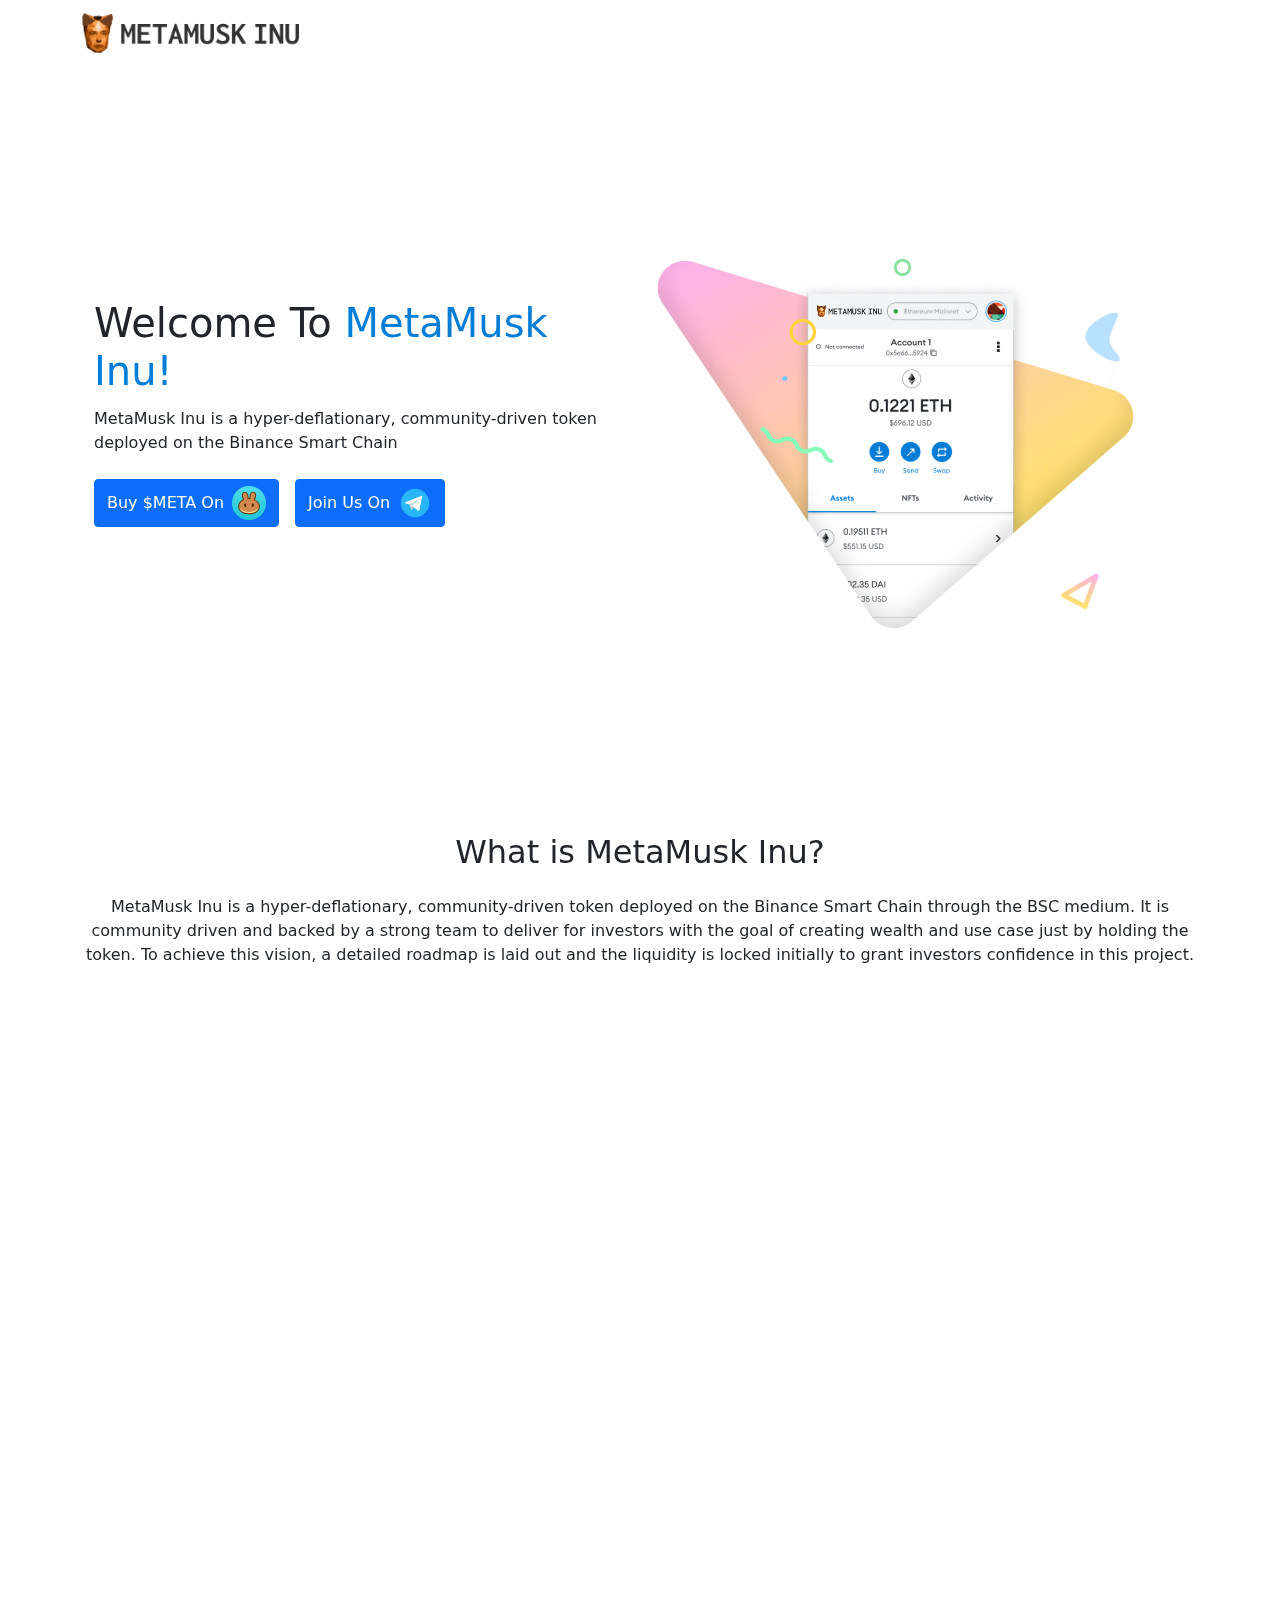
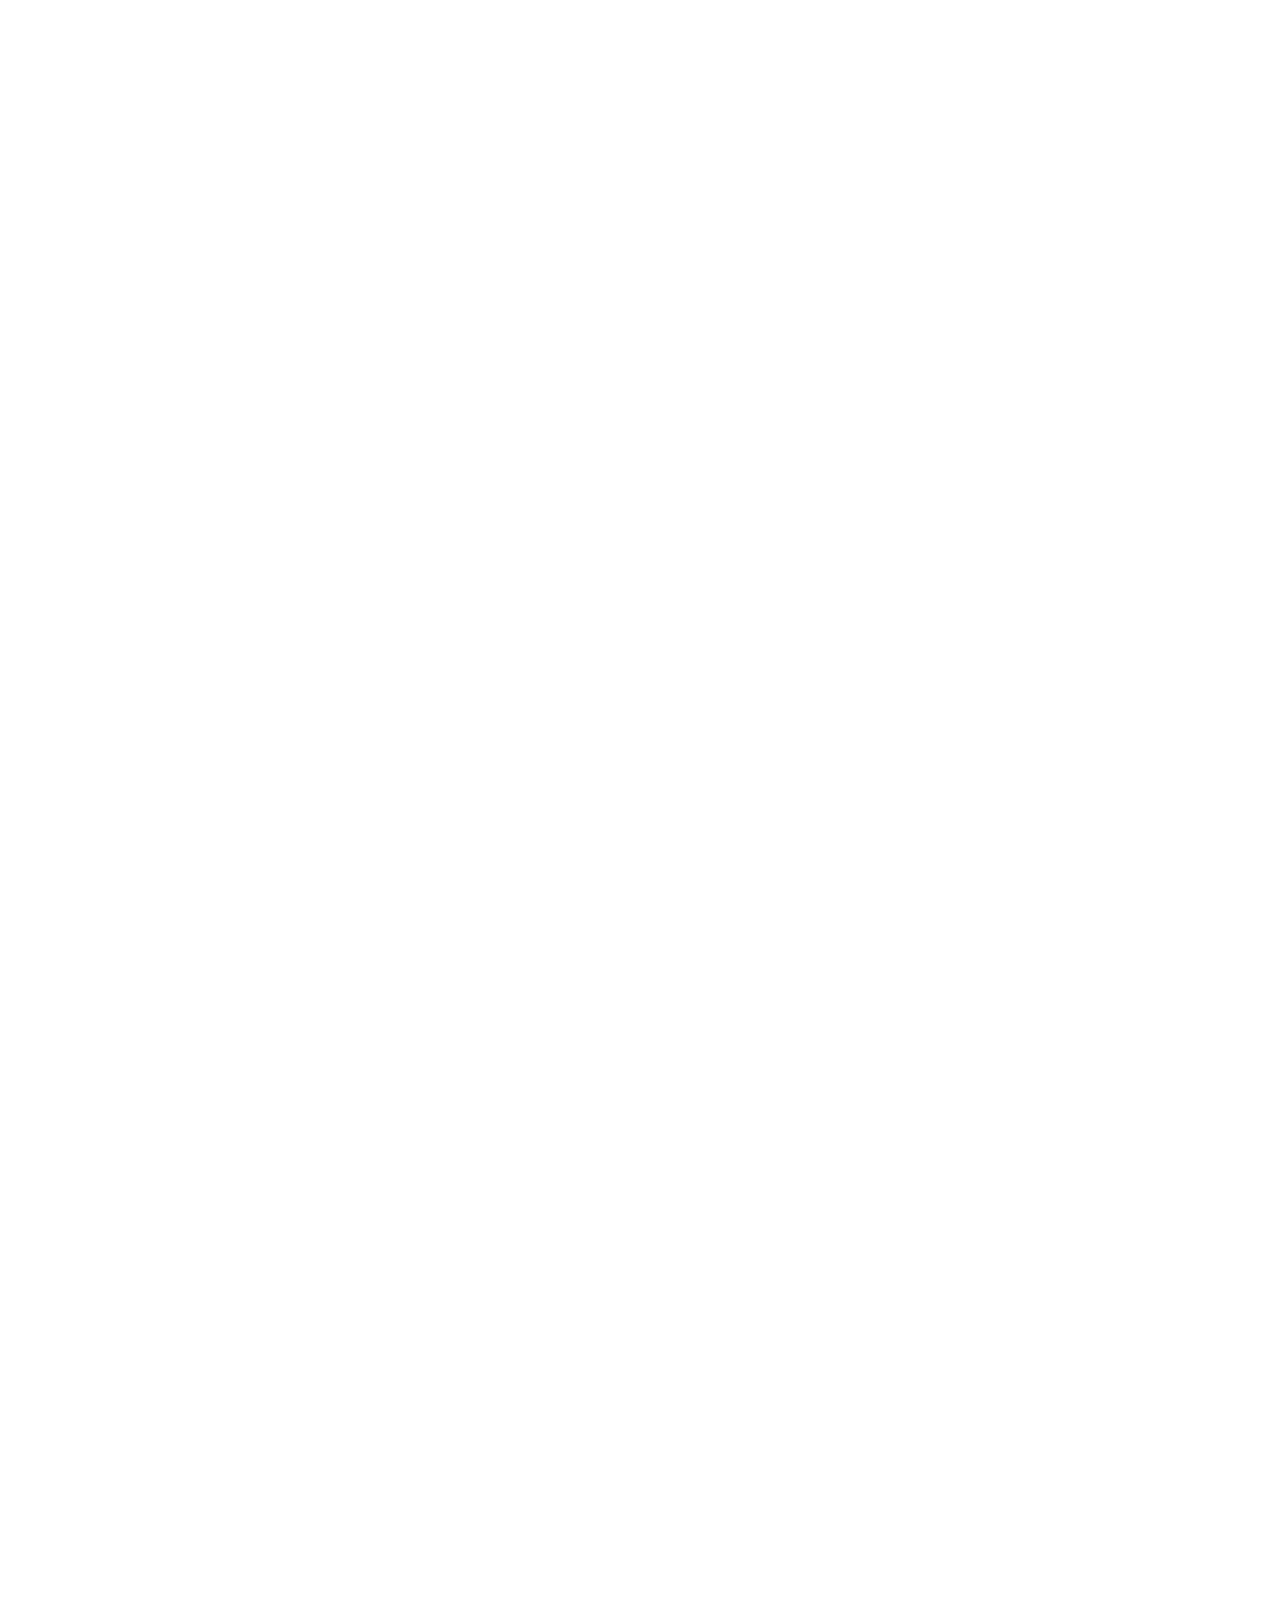
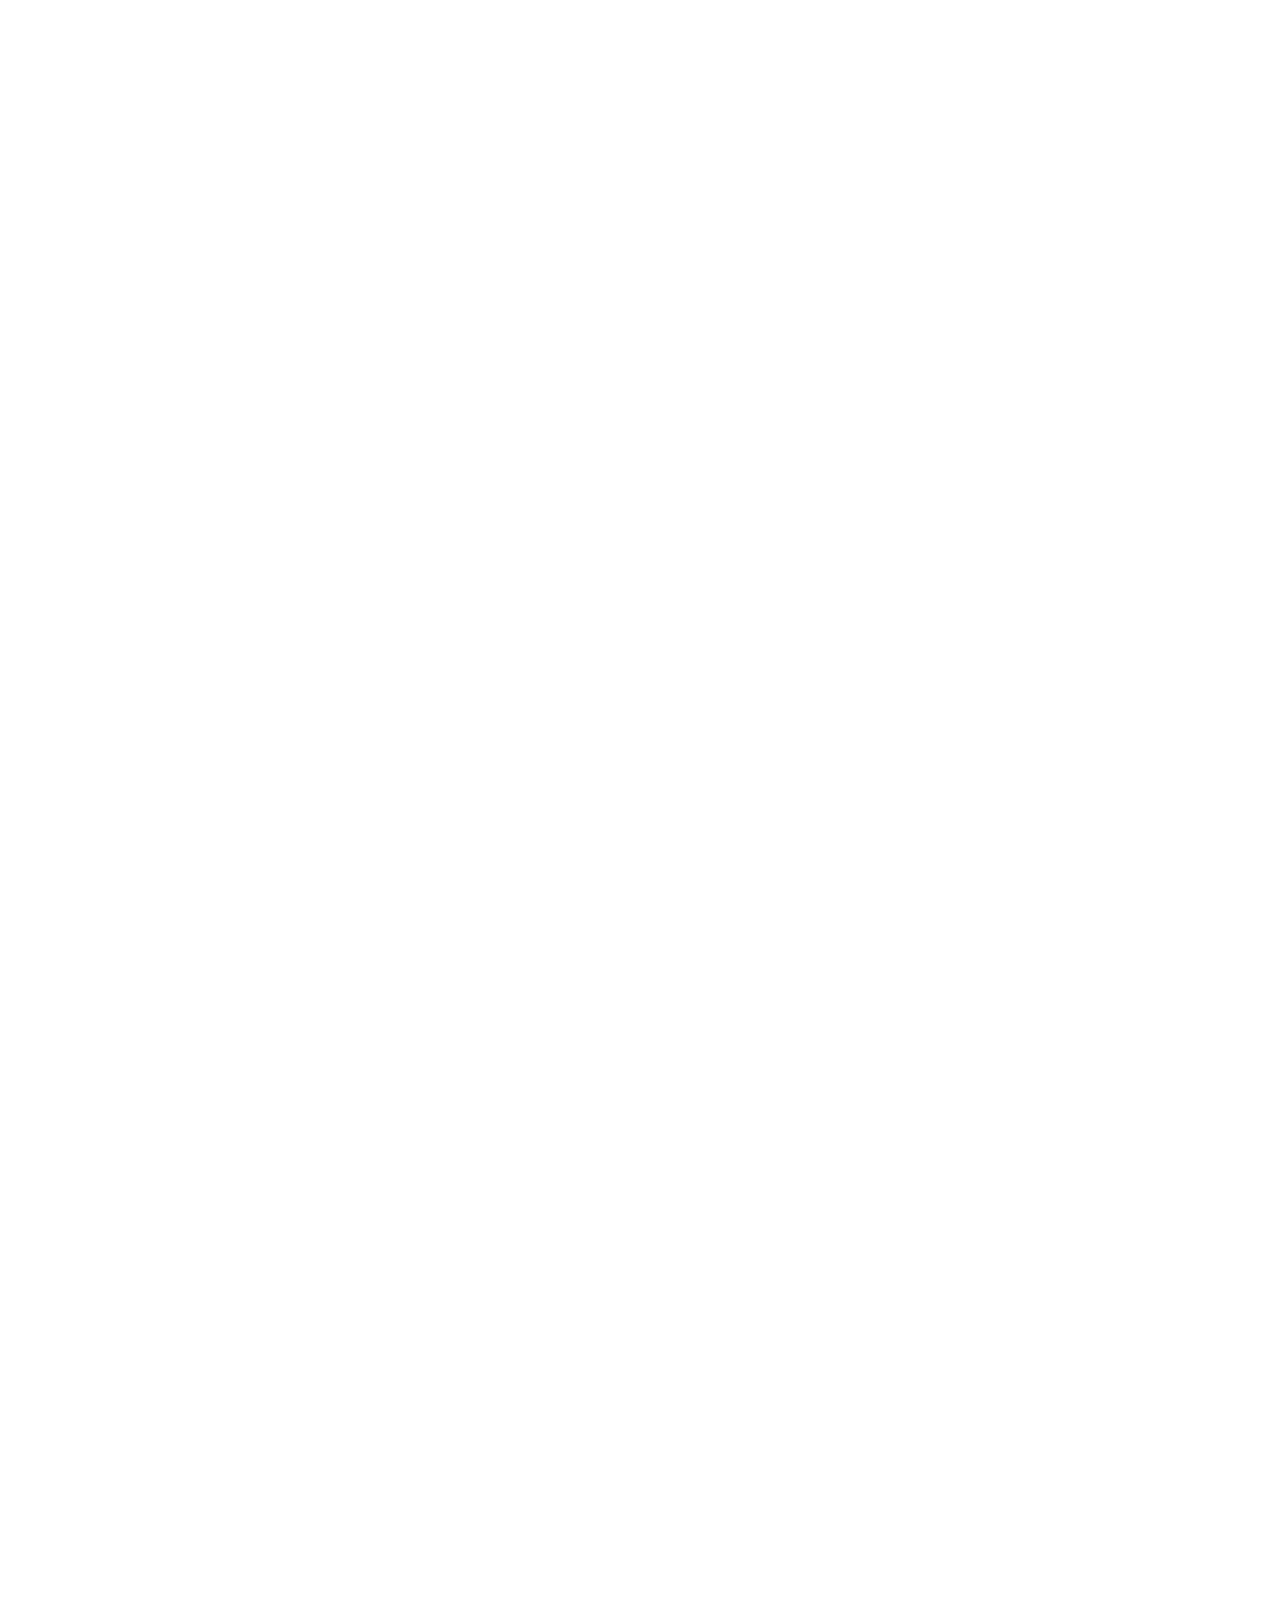
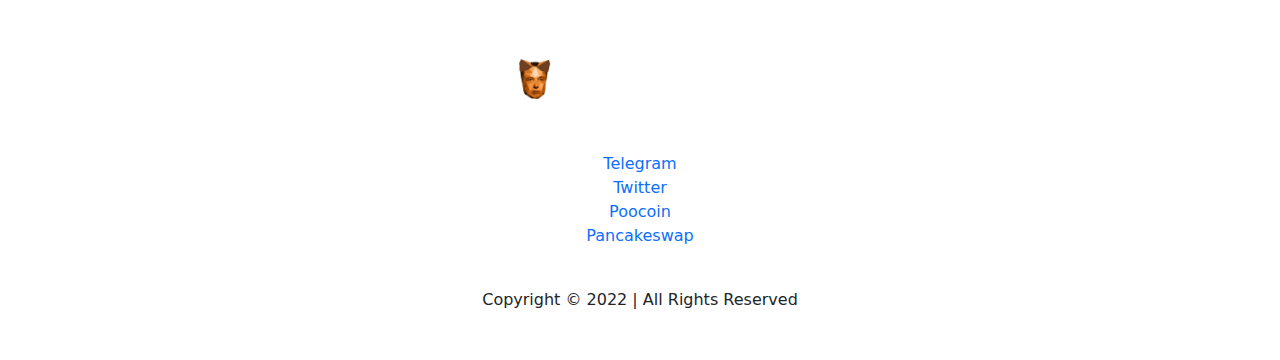
<file: index.html>
<!DOCTYPE html><html lang="en" style="scroll-behavior:smooth"><head><title>Home Page | MetaMusk Inu</title><meta charset="utf-8"><meta name="viewport" content="width=device-width,initial-scale=1"><meta name="description" content="MetaMusk Inu is a hyper-deflationary, community-driven token deployed on the Binance Smart Chain through the BSC medium. It is community driven and backed by a strong team to deliver for investors with the goal of creating wealth and use case just by holding the token. To achieve this vision, a detailed roadmap is laid out and the liquidity is locked initially to grant investors confidence in this project."><meta name="keywords" content="MetaMuskinu,bitcoin,dogecoin,doge,defi,coinbase,coinmarketcap,coinmarket,bscscan,whitebit,coingecko,cryptocurrency,crypto,pancakeswap,dex,etherium,eth,btc"><meta property="og:title" content="MetaMusk Inu"><meta property="og:url" content="https://MetaMuskinu.site"><meta property="og:type" content="website"><meta property="og:description" content="MetaMusk Inu is a hyper-deflationary, community-driven token deployed on the Binance Smart Chain through the BSC medium. It is community driven and backed by a strong team to deliver for investors with the goal of creating wealth and use case just by holding the token. To achieve this vision, a detailed roadmap is laid out and the liquidity is locked initially to grant investors confidence in this project."><meta property="og:image" content=""><link rel="shortcut icon" type="image/png" href="/images/favicon.ico"><meta property="og:image:type" content="image/png"><meta property="og:image:width" content="840"><meta property="og:image:height" content="840"><meta name="twitter:card" content="summary_large_image"><meta name="twitter:description" content="MetaMusk Inu is a hyper-deflationary, community-driven token deployed on the Binance Smart Chain through the BSC medium. It is community driven and backed by a strong team to deliver for investors with the goal of creating wealth and use case just by holding the token. To achieve this vision, a detailed roadmap is laid out and the liquidity is locked initially to grant investors confidence in this project."><meta name="twitter:title" content="MetaMusk Inu"><meta name="twitter:site" content="@MetaMuskinu"><meta name="twitter:url" content="https://MetaMuskinu.site"><link rel="shortcut icon" href="/images/favicon.ico" type="image/x-icon"><link rel="icon" href="/images/favicon.ico" type="image/x-icon"><link href="css/uicons-regular-rounded.css" rel="stylesheet"><link href="css/bootstrap.min.css" rel="stylesheet" integrity="sha384-EVSTQN3/azprG1Anm3QDgpJLIm9Nao0Yz1ztcQTwFspd3yD65VohhpuuCOmLASjC" crossorigin="anonymous"><link rel="preconnect" href="https://fonts.googleapis.com"><link rel="preconnect" href="https://fonts.gstatic.com" crossorigin=""><link href="https://fonts.googleapis.com/css2?family=Inconsolata:wght@200;300;400;500;600;700;800;900&amp;display=swap" rel="stylesheet"><link rel="preconnect" href="https://fonts.googleapis.com"><link rel="preconnect" href="https://fonts.gstatic.com" crossorigin=""><link href="https://fonts.googleapis.com/css2?family=Poppins:ital,wght@0,100;0,200;0,300;0,400;0,500;0,600;0,700;0,800;0,900;1,100;1,200;1,300;1,400;1,500;1,600;1,700;1,800;1,900&amp;display=swap" rel="stylesheet"><link rel="stylesheet" href="https://unpkg.com/aos@next/dist/aos.css"><script src="https://ajax.googleapis.com/ajax/libs/jquery/3.5.1/jquery.min.js"></script><script src="js/bWV0YW11c2tpbnUuY29t.js"></script><script>$(document).ready(function(){$(".nav-link").click(function(){$("#navToggler").addClass("collapsed"),$("#navToggler").attr("aria-expanded",!1),$("#navbarTogglerDemo02").removeClass("show")})})</script></head><body data-aos-easing="ease" data-aos-duration="1000" data-aos-delay="0"><header><nav class="navbar navbar-expand-lg navbar-dark" id="#home"><div class="container" data-aos="fade"><a class="navbar-brand d-flex flex-row justify-content-center align-items-center" href="/"><img class="img-fluid me-2" src="images/metamusk-inu-horizontal-dark-2.png" style="max-height:40px"></a><button id="navToggler" class="navbar-toggler collapsed" type="button" data-bs-toggle="collapse" data-bs-target="#navbarTogglerDemo02" aria-controls="navbarTogglerDemo02" aria-expanded="false" aria-label="Toggle navigation"><span class="navbar-toggler-icon"></span></button><div class="navbar-collapse collapse" id="navbarTogglerDemo02" style=""><ul class="navbar-nav ms-auto pt-2 pt-lg-0"><li class="nav-item"><a class="nav-link" aria-current="page" href="#home">Home</a></li><li class="nav-item"><a class="nav-link" href="#about">About</a></li><li class="nav-item"><a class="nav-link" href="#tokenomics">Tokenomics</a></li><li class="nav-item"><a class="nav-link" href="#roadmap">Roadmap</a></li><li class="nav-item"><a class="nav-link" href="#swap">Swap</a></li><li class="nav-item"><a class="nav-link" href="#faq">FAQ</a></li></ul></div></div></nav></header><main><section class="hero-section" style="position:relative"><div class="hero-container container py-5 d-flex flex-column justify-content-center align-items-center"><div class="row w-100"><div data-aos="fade-right" class="col-12 col-lg-6 order-2 order-lg-1 d-flex flex-column justify-content-center"><h1 class="hero-title text-center text-lg-start"><span style="">Welcome To <span style="color:#037dd6">MetaMusk Inu!</span></span></h1><p class="hero-description mt-1 text-center text-lg-start">MetaMusk Inu is a hyper-deflationary, community-driven token deployed on the Binance Smart Chain</p><div class="d-flex flex-column flex-sm-row mt-2 mb-2 mb-lg-0 justify-content-center justify-content-lg-start"><a type="button" class="buy-button btn btn-primary me-sm-3 mb-3 mb-sm-0" href="https://pancakeswap.finance/swap?outputCurrency=0xd98b240ca24a7d02c3875fd5a4a616dcf9a8ee6f" target="_blank" style="">Buy $META On<img class="ms-2" width="34px" src="images/image-1.png"></a><a type="button" class="telegram-button btn btn-primary" href="https://t.me/MetamaskInuu" target="_blank" style="">Join Us On<img class="ms-2" width="34px" src="images/image-3.png"></a></div></div><div class="col-hero-image col-12 col-lg-6 order-1 order-lg-2 d-flex flex-column justify-content-center align-items-center py-5" style="position:relative"><div class="hero-img-wrapper w-100" data-aos="fade-left"><img class="hero-img hero-image img-fluid w-100" src="images/home-hero-3.png" style="background:0 0!important"></div></div></div></div></section><section id="about" class="section about-section"><div class="section-container about-container container py-5"><h2 class="section-title about-title mt-4 text-center" data-aos="fade" style="">What is MetaMusk Inu?</h2><div class="row mt-4"><div class="col-12 text-center"><p class="section-description about-description" data-aos="fade">MetaMusk Inu is a hyper-deflationary, community-driven token deployed on the Binance Smart Chain through the BSC medium. It is community driven and backed by a strong team to deliver for investors with the goal of creating wealth and use case just by holding the token. To achieve this vision, a detailed roadmap is laid out and the liquidity is locked initially to grant investors confidence in this project.</p></div></div></div></section><section id="features" class="section features-section pt-5"><div class="section-container features-container container py-5"><h2 class="d-none section-title tokenomics-title text-center" data-aos="fade" style="">Features</h2><div class="row mt-4 py-4"><div class="col-12 col-lg-6 order-lg-2 d-flex flex-column justify-content-center align-items-center"><img class="img-fluid" src="images/wallet-illo.png" width="415px" data-aos="fade"></div><div class="col-12 col-lg-6 d-flex flex-column justify-content-center align-items-center"><h3 class="my-3 mt-4 w-100 text-center text-lg-start section-item-title features-item-title" data-aos="fade">Buy, store, send and swap tokens</h3><p class="text-center text-lg-start section-item-description features-item-description" style="" data-aos="fade">Available as a browser extension and as a mobile app, MetaMusk Inu equips you with a key vault, secure login, token wallet, and token exchange—everything you need to manage your digital assets.</p></div></div><div class="row mt-5 py-4"><div class="col-12 col-lg-6 order-lg-1 d-flex flex-column justify-content-center align-items-center"><img class="img-fluid" src="images/Explore-illo.png" width="415px" data-aos="fade"></div><div class="col-12 col-lg-6 order-lg-2 d-flex flex-column justify-content-center align-items-center"><h3 class="my-3 mt-4 w-100 text-center text-lg-start section-item-title features-item-title" data-aos="fade">Explore blockchain apps</h3><p class="text-center text-lg-start section-item-description features-item-description" style="" data-aos="fade">MetaMusk Inu provides the simplest yet most secure way to connect to blockchain-based applications. You are always in control when interacting on the new decentralized web.</p></div></div><div class="row mt-5 py-4"><div class="col-12 col-lg-6 order-lg-2 d-flex flex-column justify-content-center align-items-center"><img class="img-fluid" src="images/Browse-illo.png" width="415px" data-aos="fade"></div><div class="col-12 col-lg-6 d-flex flex-column justify-content-center align-items-center"><h3 class="my-3 mt-4 w-100 text-center text-lg-start section-item-title features-item-title" data-aos="fade">Own your data</h3><p class="text-center text-lg-start section-item-description features-item-description" style="" data-aos="fade">MetaMusk Inu generates passwords and keys on your device, so only you have access to your accounts and data. You always choose what to share and what to keep private.</p></div></div></div></section><section id="tokenomics" class="section tokenomics-section"><div class="section-container tokenomics-container container py-5"><h2 class="mt-4 section-title tokenomics-title text-center" data-aos="fade" style="">Tokenomics</h2><div class="row"><div class="col-12"><table class="table table-striped tokenomics-info-table mt-5 mb-4 mx-auto" data-aos="fade"><tbody><tr><td style="font-weight:500">Token Name</td><td style="font-weight:400;text-align:right">MetaMusk Inu</td></tr><tr><td style="font-weight:500">Token Ticker</td><td style="font-weight:400;white-space:nowrap;text-align:right">$META</td></tr><tr><td style="font-weight:500">Token Network</td><td style="font-weight:400;white-space:nowrap;text-align:right">Binance Smart Chain</td></tr><tr><td style="font-weight:500">Total Supply</td><td style="font-weight:400;text-align:right">1,000,000 $META</td></tr></tbody></table></div></div><div class="row mb-4"><div class="col-12 col-lg-4 ms-auto mb-4 d-none"><div class="tax-card h-100 d-flex flex-column justify-content-center align-items-center px-4 py-5 mx-auto" data-aos="fade" style=""><span class="tax-title text-center mb-3">4%</span><span class="tax-title-2 text-center mb-3">Liquidity Pool</span><span class="tax-description text-center">4% of every transaction is transformed into liquidity. It's automatic and helps create a price floor.</span></div></div><div class="col-12 col-lg-4 mb-4"><div class="tax-card h-100 d-flex flex-column justify-content-center align-items-center px-4 py-5 mx-auto" data-aos="fade" style=""><span class="tax-title text-center mb-3">9%</span><span class="tax-title-2 text-center mb-3">Marketing</span><span class="tax-description text-center">9% of every transaction is taken and will be used for enhancements, operations, and marketing of the project.</span></div></div></div></div></section><section id="roadmap" class="section roadmap-section"><div class="section-container roadmap-container container py-5"><div class="text-center"><h2 class="section-title roadmap-title mt-4" data-aos="fade" style="">Roadmap</h2><div class="row mt-5 mb-1"><div class="col-12 col-lg-4 text-center py-3"><h4 data-aos="fade" class="aos-init">Phase 1</h4><ul class="list-unstyled text-small text-center mt-3" data-aos="fade"><li>Telegram and Twitter Launch<svg class="ms-2" xmlns="http://www.w3.org/2000/svg" width="16" height="16" viewBox="0 0 24 24"><path fill="#037DD6" d="M12 2c5.514 0 10 4.486 10 10s-4.486 10-10 10-10-4.486-10-10 4.486-10 10-10zm0-2c-6.627 0-12 5.373-12 12s5.373 12 12 12 12-5.373 12-12-5.373-12-12-12zm6.25 8.891l-1.421-1.409-6.105 6.218-3.078-2.937-1.396 1.436 4.5 4.319 7.5-7.627z"></path></svg></li><li>Initial Marketing Campaign<svg class="ms-2" xmlns="http://www.w3.org/2000/svg" width="16" height="16" viewBox="0 0 24 24"><path fill="#037DD6" d="M12 2c5.514 0 10 4.486 10 10s-4.486 10-10 10-10-4.486-10-10 4.486-10 10-10zm0-2c-6.627 0-12 5.373-12 12s5.373 12 12 12 12-5.373 12-12-5.373-12-12-12zm6.25 8.891l-1.421-1.409-6.105 6.218-3.078-2.937-1.396 1.436 4.5 4.319 7.5-7.627z"></path></svg></li><li>Pancakeswap Fair Launch<svg class="ms-2" xmlns="http://www.w3.org/2000/svg" width="16" height="16" viewBox="0 0 24 24"><path fill="#037DD6" d="M12 2c5.514 0 10 4.486 10 10s-4.486 10-10 10-10-4.486-10-10 4.486-10 10-10zm0-2c-6.627 0-12 5.373-12 12s5.373 12 12 12 12-5.373 12-12-5.373-12-12-12zm6.25 8.891l-1.421-1.409-6.105 6.218-3.078-2.937-1.396 1.436 4.5 4.319 7.5-7.627z"></path></svg></li><li>LP Lock Extension<svg class="ms-2" xmlns="http://www.w3.org/2000/svg" width="16" height="16" viewBox="0 0 24 24"><path fill="#037DD6" d="M12 2c5.514 0 10 4.486 10 10s-4.486 10-10 10-10-4.486-10-10 4.486-10 10-10zm0-2c-6.627 0-12 5.373-12 12s5.373 12 12 12 12-5.373 12-12-5.373-12-12-12zm6.25 8.891l-1.421-1.409-6.105 6.218-3.078-2.937-1.396 1.436 4.5 4.319 7.5-7.627z"></path></svg></li><li>Website V1 Launch<svg class="ms-2" xmlns="http://www.w3.org/2000/svg" width="16" height="16" viewBox="0 0 24 24"><path fill="#037DD6" d="M12 2c5.514 0 10 4.486 10 10s-4.486 10-10 10-10-4.486-10-10 4.486-10 10-10zm0-2c-6.627 0-12 5.373-12 12s5.373 12 12 12 12-5.373 12-12-5.373-12-12-12zm6.25 8.891l-1.421-1.409-6.105 6.218-3.078-2.937-1.396 1.436 4.5 4.319 7.5-7.627z"></path></svg></li></ul></div><div class="col-12 col-lg-4 text-center py-3"><h4 data-aos="fade" class="aos-init">Phase 2</h4><ul class="list-unstyled text-small text-center mt-3" data-aos="fade"><li>Community Shilling</li><li>Coin Listing Sites</li><li>Telegram and Twitter Calls</li><li>Coingecko Listing</li><li>Coinmarketcap Listing</li></ul></div><div class="col-12 col-lg-4 text-center py-3"><h4 data-aos="fade" class="aos-init">Phase 3</h4><ul class="list-unstyled text-small text-center mt-3" data-aos="fade"><li>Merchandise Launch</li><li>Staking Platform Launch</li><li>Swap Platform Launch</li><li>Secret Utilities Along With</li><li>Massive Marketing Campaign</li></ul></div></div></div></div></section><section id="swap" class="section swap-section"><div class="section-container swap-container container py-5"><h2 class="mt-4 section-title swap-title text-center" data-aos="fade" style="">Buy $META</h2><div class="row mt-5 mb-4"><div class="col-12"><iframe class="d-block mx-auto" src="https://poocoin.app/embed-swap?outputCurrency=0xd98b240ca24a7d02c3875fd5a4a616dcf9a8ee6f" height="480" style="border-radius:12px;max-width:400px;width:100%" data-aos="fade"></iframe></div></div></div></section><section id="faq" class="section faq-section"><div class="section-container faq-container container py-5"><h2 class="mt-4 section-title faq-title text-center" data-aos="fade" style="">FAQ</h2><div class="row mb-4 mt-5"><div class="col-12" data-aos="fade"><div class="accordion" id="accordionPanelsStayOpenExample"><div class="accordion-item"><h2 class="accordion-header" id="panelsStayOpen-headingOne"><button class="accordion-button collapsed" type="button" data-bs-toggle="collapse" data-bs-target="#panelsStayOpen-collapseOne" aria-expanded="false" aria-controls="panelsStayOpen-collapseOne">What is MetaMusk Inu?</button></h2><div id="panelsStayOpen-collapseOne" class="accordion-collapse collapse" aria-labelledby="panelsStayOpen-headingOne" style=""><div class="accordion-body">MetaMusk Inu is a hyper-deflationary, community-driven token deployed on the Binance Smart Chain through the BSC medium. It is community driven and backed by a strong team to deliver for investors with the goal of creating wealth and use case just by holding the token. To achieve this vision, a detailed roadmap is laid out and the liquidity is locked initially to grant investors confidence in this project.</div></div></div><div class="accordion-item"><h2 class="accordion-header" id="panelsStayOpen-headingTwo"><button class="accordion-button collapsed" type="button" data-bs-toggle="collapse" data-bs-target="#panelsStayOpen-collapseTwo" aria-expanded="false" aria-controls="panelsStayOpen-collapseTwo">When was MetaMusk Inu fairlaunched?</button></h2><div id="panelsStayOpen-collapseTwo" class="accordion-collapse collapse" aria-labelledby="panelsStayOpen-headingTwo" style=""><div class="accordion-body">To be announced.</div></div></div><div class="accordion-item"><h2 class="accordion-header" id="panelsStayOpen-headingThree"><button class="accordion-button collapsed" type="button" data-bs-toggle="collapse" data-bs-target="#panelsStayOpen-collapseThree" aria-expanded="false" aria-controls="panelsStayOpen-collapseThree">How long is the liquidity locked?</button></h2><div id="panelsStayOpen-collapseThree" class="accordion-collapse collapse" aria-labelledby="panelsStayOpen-headingThree" style=""><div class="accordion-body">To be announced.</div></div></div><div class="accordion-item"><h2 class="accordion-header" id="panelsStayOpen-headingFour"><button class="accordion-button collapsed" type="button" data-bs-toggle="collapse" data-bs-target="#panelsStayOpen-collapseFour" aria-expanded="false" aria-controls="panelsStayOpen-collapseFour">What are the transaction fees?</button></h2><div id="panelsStayOpen-collapseFour" class="accordion-collapse collapse" aria-labelledby="panelsStayOpen-headingFour" style=""><div class="accordion-body">To be announced.</div></div></div></div></div></div></div></section></main><footer class="footer-section"><div class="footer-container container py-5"><div class="row mt-4 mb-5"><div class="col-12"><a class="navbar-brand d-flex flex-row justify-content-center align-items-center" href="/"><img class="img-fluid me-2" src="images/metamusk-inu-horizontal-light-2.png" style="max-height:40px"></a></div></div><div class="row mt-4"><div class="col-12 d-flex flex-column justify-content-center align-items-center"><ul class="list-unstyled text-small text-center"><li class="d-none"><a class="text-decoration-none" href="#" target="_blank" rel="nofollow">CRO Telegram</a></li><li class="d-none"><a class="text-decoration-none" href="#" target="_blank" rel="nofollow">DEXScreener</a></li><li class="d-none"><a class="text-decoration-none" href="#" target="_blank" rel="nofollow">MM.Finance</a></li><li><a class="text-decoration-none" href="https://t.me/MetamaskInuu" target="_blank" rel="nofollow">Telegram</a></li><li class="d-none"><a class="text-decoration-none" href="#" target="_blank" rel="nofollow">Discord</a></li><li class="d-none"><a class="text-decoration-none" href="#" target="_blank" rel="nofollow">Reddit</a></li><li class="d-none"><a class="text-decoration-none" href="#" target="_blank" rel="nofollow">Instagram</a></li><li class="d-none"><a class="text-decoration-none" href="#" target="_blank" rel="nofollow">Facebook</a></li><li class=""><a class="text-decoration-none" href="#" target="_blank" rel="nofollow">Twitter</a></li><li><a class="text-decoration-none" href="https://poocoin.app/tokens/0xd98b240ca24a7d02c3875fd5a4a616dcf9a8ee6f" target="_blank" rel="nofollow">Poocoin</a></li><li><a class="text-decoration-none" href="https://pancakeswap.finance/swap?outputCurrency=0xd98b240ca24a7d02c3875fd5a4a616dcf9a8ee6f" target="_blank" rel="nofollow">Pancakeswap</a></li></ul></div></div><div class="row mt-4"><div class="col"><p class="text-center m-0">Copyright © 2022 | All Rights Reserved</p></div></div></div></footer><script src="js/bootstrap.bundle.min.js" integrity="sha384-MrcW6ZMFYlzcLA8Nl+NtUVF0sA7MsXsP1UyJoMp4YLEuNSfAP+JcXn/tWtIaxVXM" crossorigin="anonymous"></script><script src="https://unpkg.com/aos@next/dist/aos.js"></script><script>AOS.init(),AOS.init({disable:!1,startEvent:"DOMContentLoaded",initClassName:"aos-init",animatedClassName:"aos-animate",useClassNames:!1,disableMutationObserver:!1,debounceDelay:50,throttleDelay:99,offset:0,delay:0,duration:1e3,easing:"ease",once:!1,mirror:!1,anchorPlacement:"top-bottom"})</script></body></html>
</file>
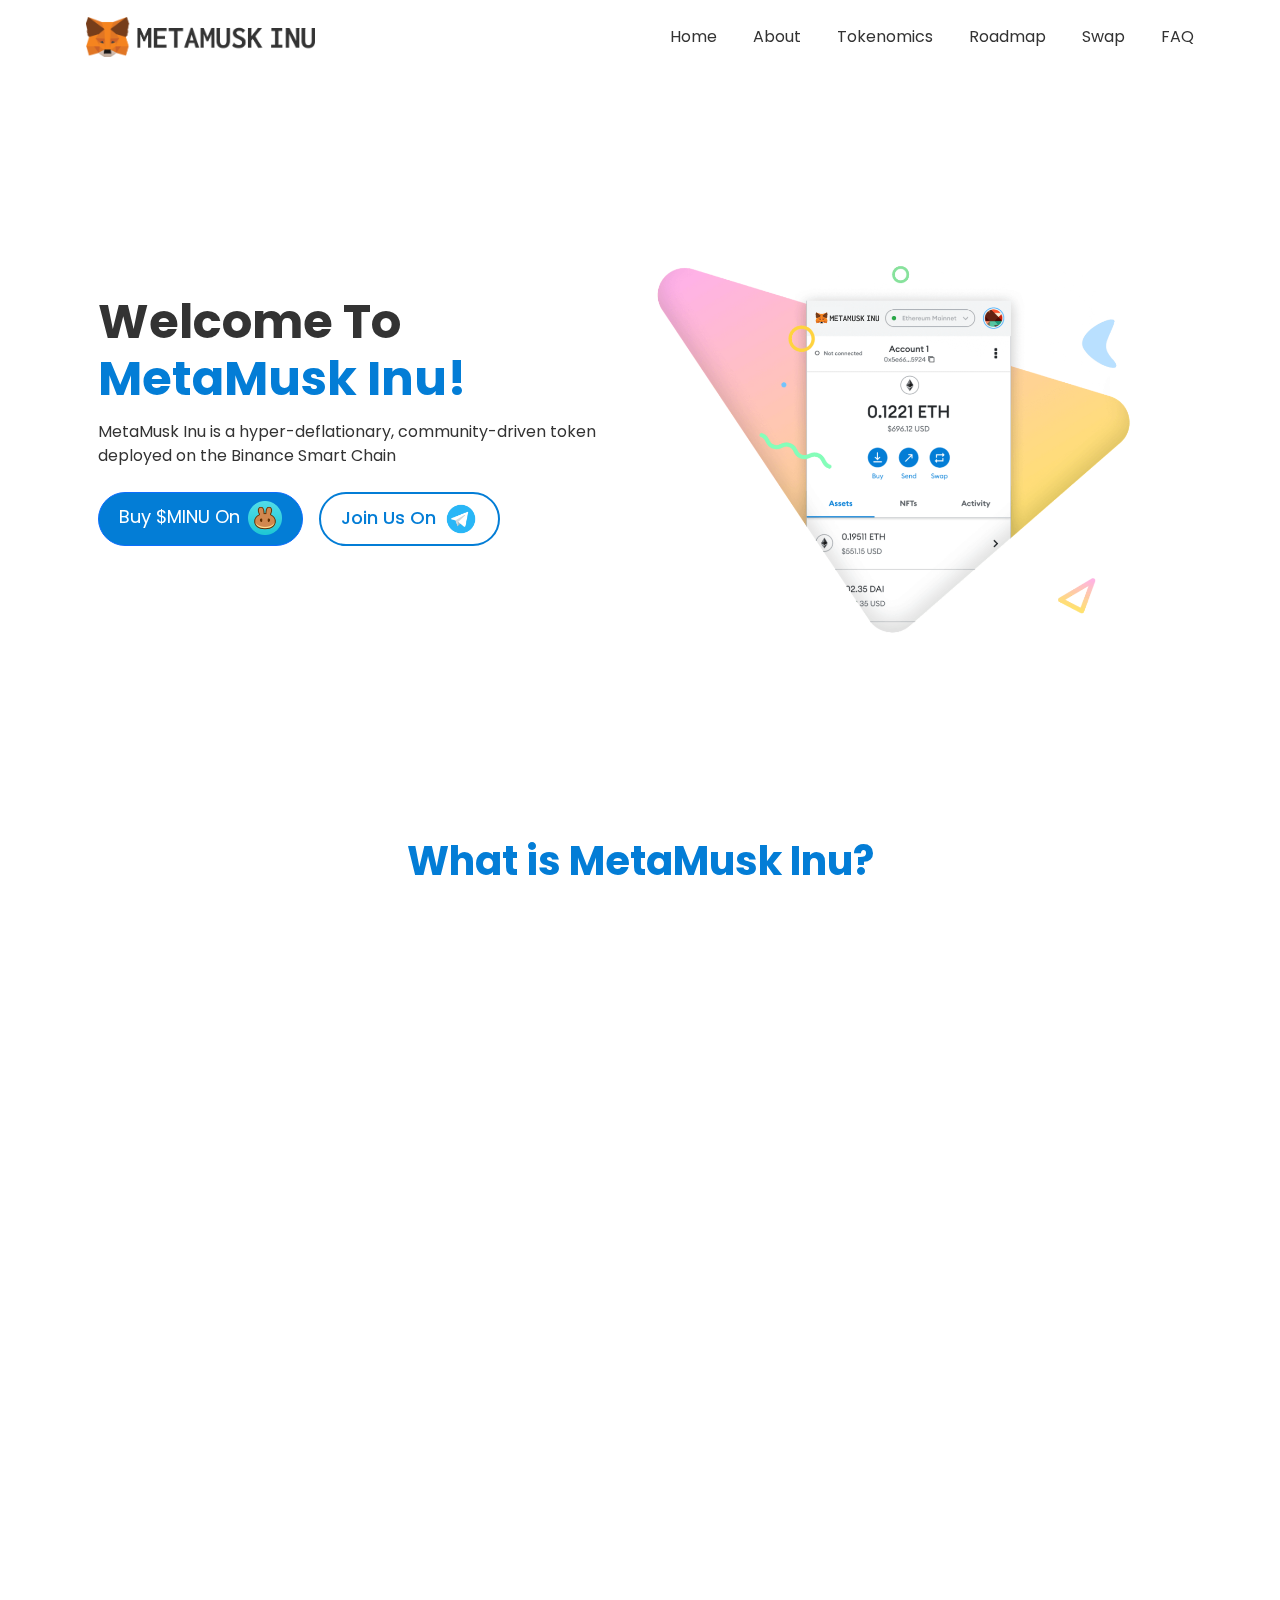
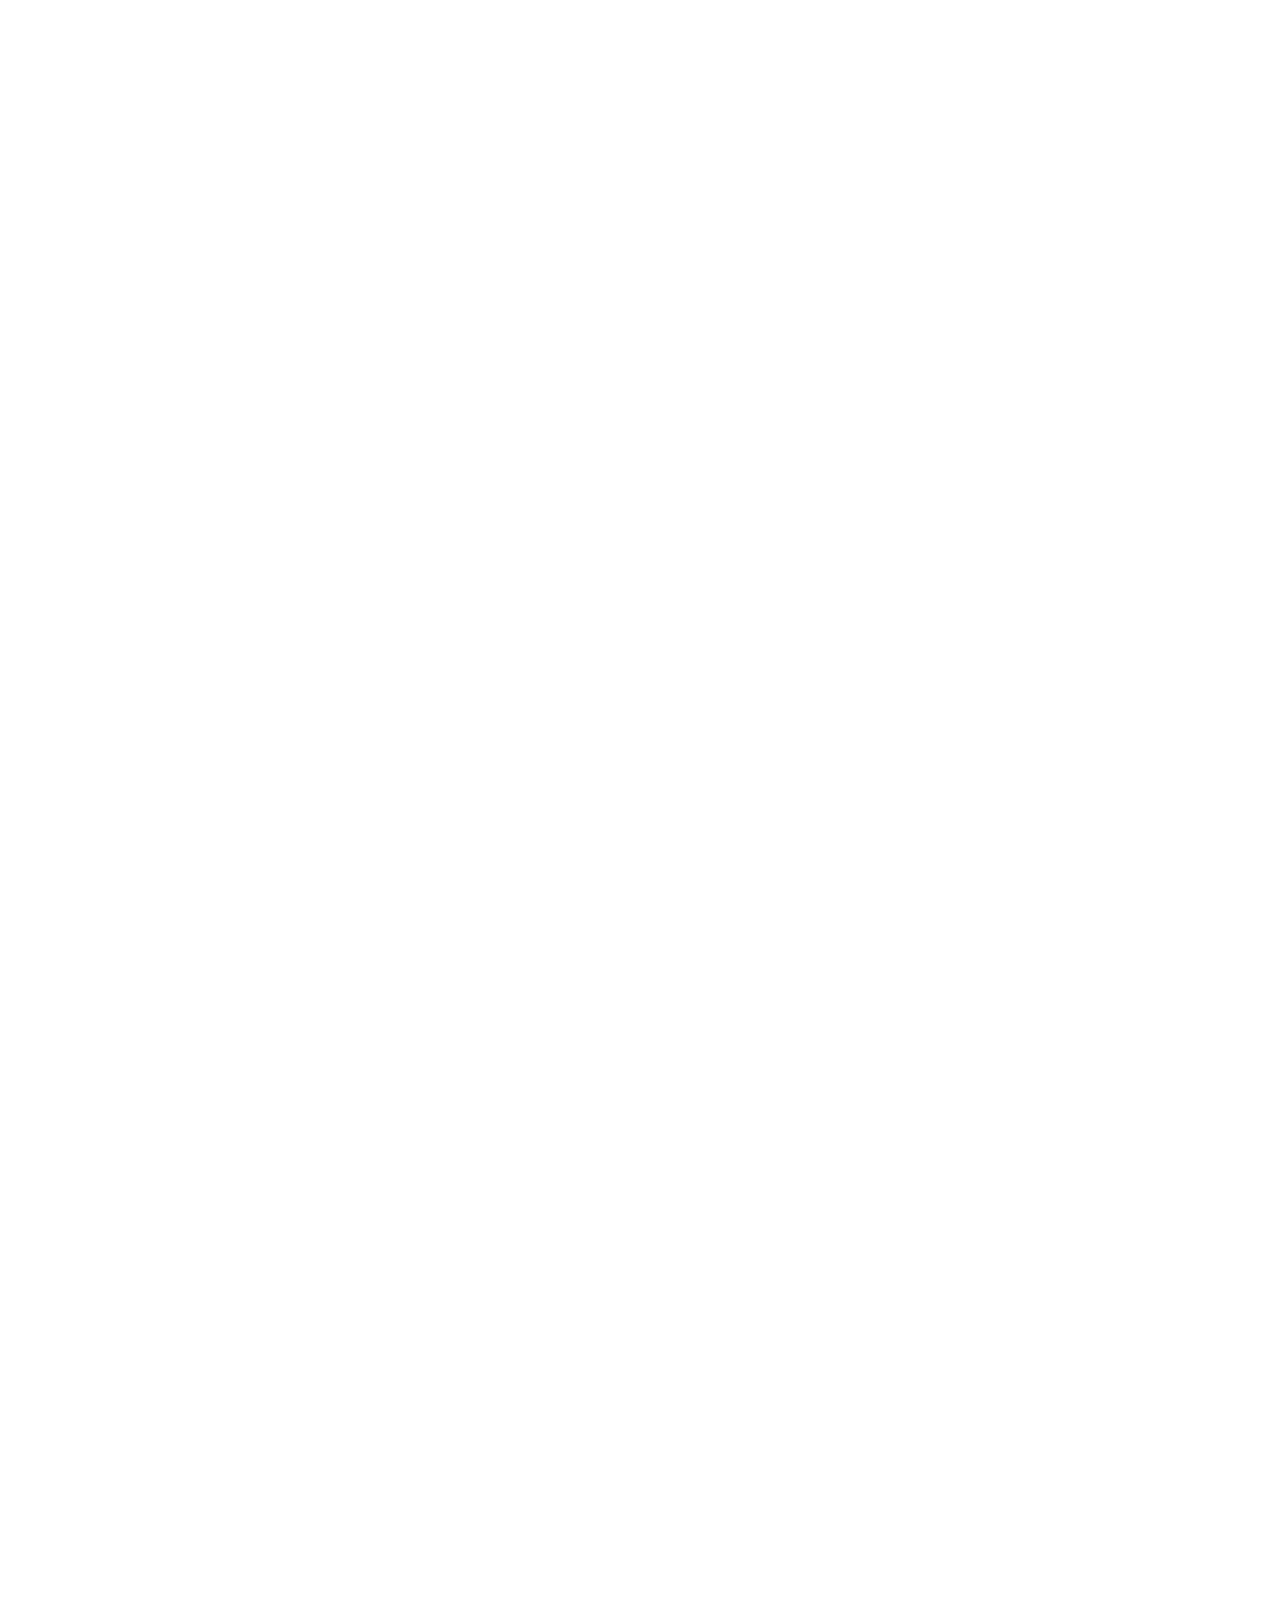
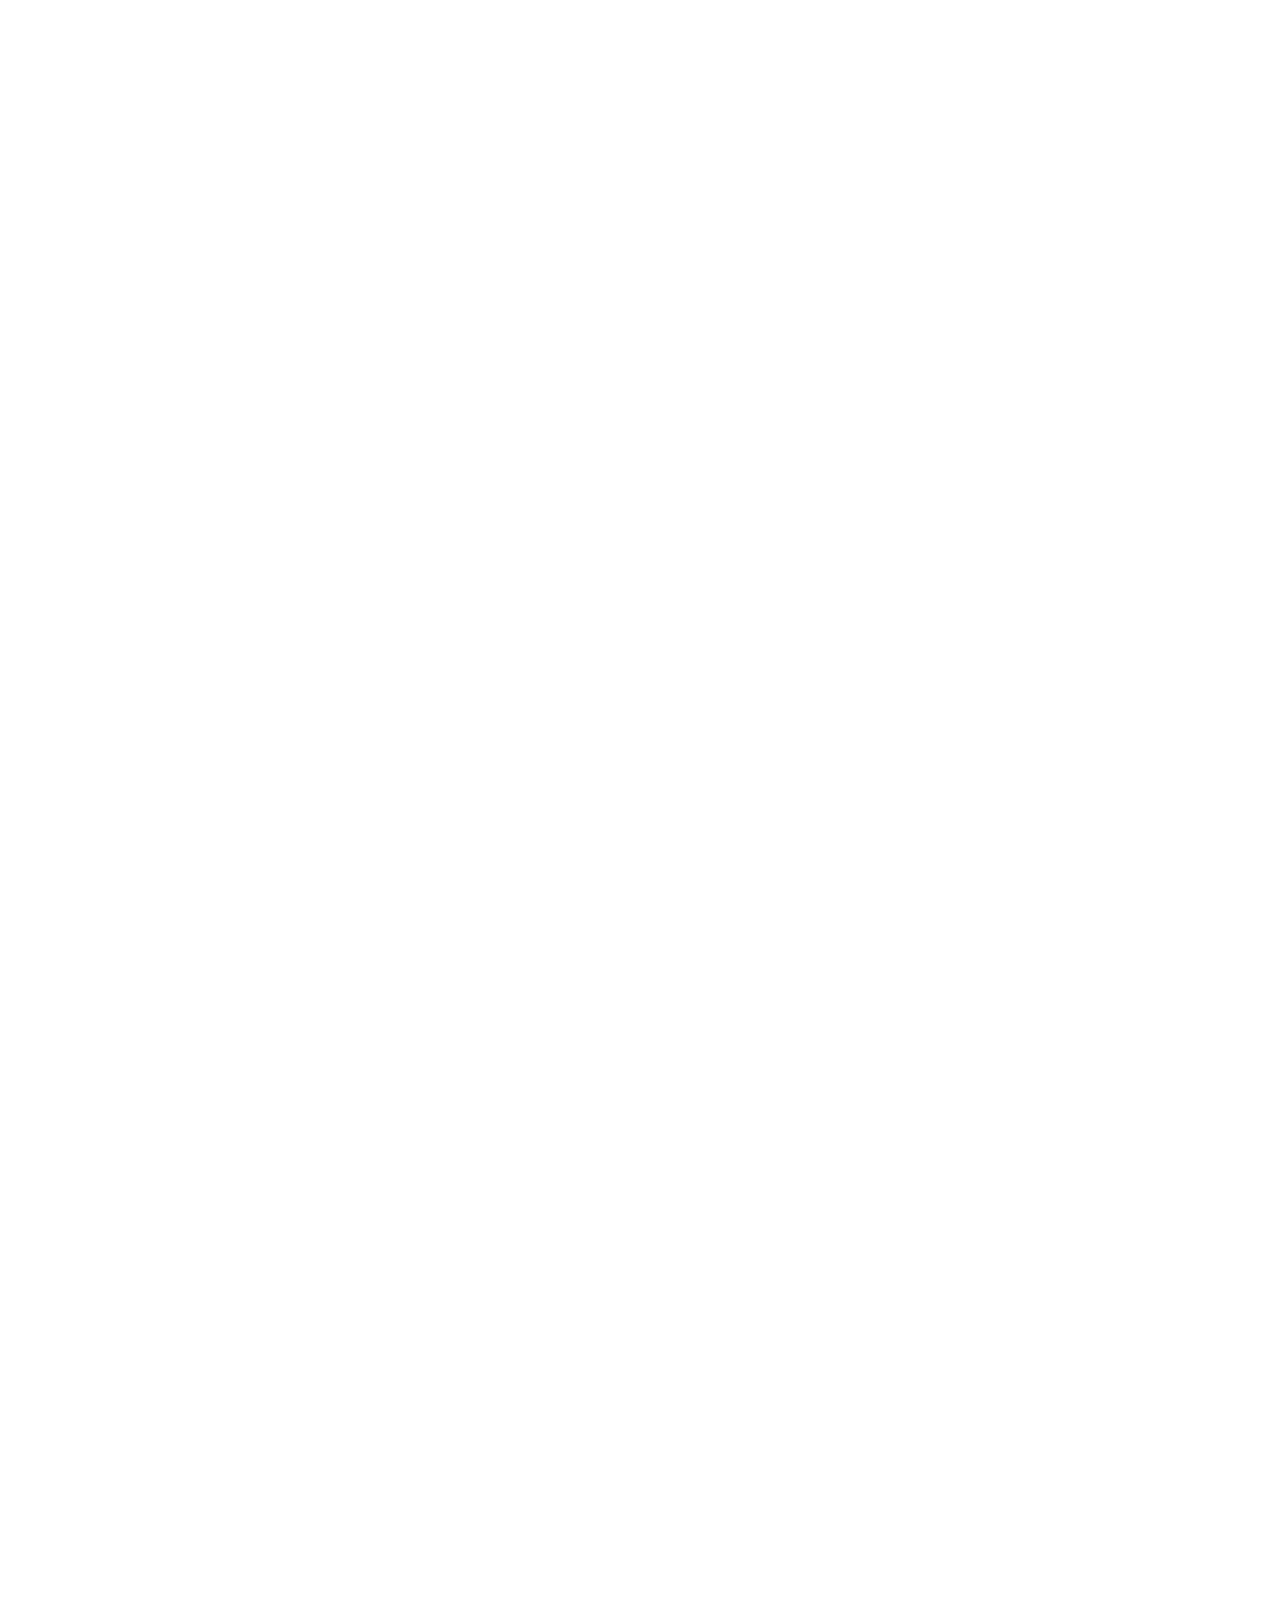
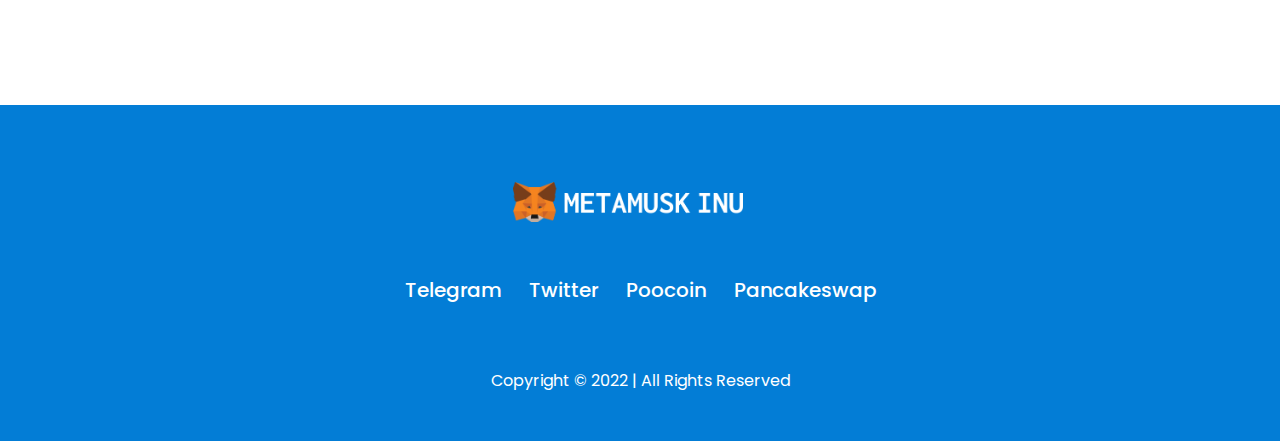
<file: index2.html>
<!DOCTYPE html>
<html lang="en" style="scroll-behavior: smooth;"><head>
<title>Home Page | MetaMusk Inu</title>
<meta charset="utf-8">
<meta name="viewport" content="width=device-width, initial-scale=1">
<meta name="description" content="MetaMusk Inu is a hyper-deflationary, community-driven token deployed on the Binance Smart Chain through the BSC medium. It is community driven and backed by a strong team to deliver for investors with the goal of creating wealth and use case just by holding the token. To achieve this vision, a detailed roadmap is laid out and the liquidity is locked initially to grant investors confidence in this project.">
<meta name="keywords" content="MetaMuskinu,bitcoin,dogecoin,doge,defi,coinbase,coinmarketcap,coinmarket,bscscan,whitebit,coingecko,cryptocurrency,crypto,pancakeswap,dex,etherium,eth,btc">
<meta property="og:title" content="MetaMusk Inu">
<meta property="og:url" content="https://MetaMuskinu.site">
<meta property="og:type" content="website">
<meta property="og:description" content="MetaMusk Inu is a hyper-deflationary, community-driven token deployed on the Binance Smart Chain through the BSC medium. It is community driven and backed by a strong team to deliver for investors with the goal of creating wealth and use case just by holding the token. To achieve this vision, a detailed roadmap is laid out and the liquidity is locked initially to grant investors confidence in this project.">
<meta property="og:image" content="">
<link rel="shortcut icon" type="image/png" href="/images/favicon.ico">
<meta property="og:image:type" content="image/png">
<meta property="og:image:width" content="840">
<meta property="og:image:height" content="840">
<meta name="twitter:card" content="summary_large_image">
<meta name="twitter:description" content="MetaMusk Inu is a hyper-deflationary, community-driven token deployed on the Binance Smart Chain through the BSC medium. It is community driven and backed by a strong team to deliver for investors with the goal of creating wealth and use case just by holding the token. To achieve this vision, a detailed roadmap is laid out and the liquidity is locked initially to grant investors confidence in this project.">
<meta name="twitter:title" content="MetaMusk Inu">
<meta name="twitter:site" content="@MetaMuskinu">
<meta name="twitter:url" content="https://MetaMuskinu.site">
<link rel="shortcut icon" href="/images/favicon.ico" type="image/x-icon">
<link rel="icon" href="/images/favicon.ico" type="image/x-icon">
<link href="css/uicons-regular-rounded.css" rel="stylesheet">
<link href="css/bootstrap.min.css" rel="stylesheet" integrity="sha384-EVSTQN3/azprG1Anm3QDgpJLIm9Nao0Yz1ztcQTwFspd3yD65VohhpuuCOmLASjC" crossorigin="anonymous">
    <link rel="preconnect" href="https://fonts.googleapis.com">
<link rel="preconnect" href="https://fonts.gstatic.com" crossorigin="">
<link href="https://fonts.googleapis.com/css2?family=Inconsolata:wght@200;300;400;500;600;700;800;900&amp;display=swap" rel="stylesheet">
	<link rel="preconnect" href="https://fonts.googleapis.com">
<link rel="preconnect" href="https://fonts.gstatic.com" crossorigin="">
<link href="https://fonts.googleapis.com/css2?family=Poppins:ital,wght@0,100;0,200;0,300;0,400;0,500;0,600;0,700;0,800;0,900;1,100;1,200;1,300;1,400;1,500;1,600;1,700;1,800;1,900&amp;display=swap" rel="stylesheet">
    <link rel="stylesheet" href="https://unpkg.com/aos@next/dist/aos.css">
<script src="https://ajax.googleapis.com/ajax/libs/jquery/3.5.1/jquery.min.js"></script><script>
		 $(document).ready(function(){

  $(".nav-link").click(function(){
    $("#navToggler").addClass("collapsed");
	 $("#navToggler").attr("aria-expanded",false);
	 $("#navbarTogglerDemo02").removeClass("show");
  });
		 });
</script>
<style type="text/css">

body{
background:#FFFFFF;
color:#333;
font-family: 'Poppins', sans-serif;
font-size:16px;
font-weight: 400;
font-style: normal;
text-rendering: optimizeLegibility !important;
-webkit-font-smoothing: antialiased !important;
text-rendering: optimizeLegibility !important;
-webkit-font-smoothing: antialiased !important;
-moz-osx-font-smoothing: grayscale !important;
}
	
*:focus{
box-shadow:none !important;
outline: 0 !important;
}
    
.container{
max-width:1140px;
padding-left: 16px;
padding-right: 16px;
}
  

/* HEADER */

.navbar-brand{
font-size:1.75em;
font-weight:700;
color:#000000 !important;
letter-spacing:-0.04em;
}

.navbar{
padding:12px 0;
}
	
.nav-link{
}

/* ---------------- */

/* HERO CONTAINER */

	/*
.hero-container{
    height: calc(100vh - 76px);
    min-height: calc(1000px - 76px);
}
*/

	
.hero-container .hero-title{
font-weight:700;
font-size:2.5em;;
letter-spacing:0px;
    position:relative;
color:#333;
}

    
    
.hero-container .hero-description{
font-size:1em !important;
}
    
    .hero-container .hero-img{
}
    
    .hero-container .hero-img-wrapper{
position:relative;
}
    
  .hero-image {
        animation-duration: 3s;
        animation-iteration-count: infinite;
        animation-name: bounce-2;
        animation-timing-function: ease-in-out;
       /*animation-direction: alternate;*/
    }
    

.hero-container .buy-button{
color: #FFFFFF;
background-color: rgb(3, 125, 214);
position: relative;
z-index: 1;
overflow: hidden;
border-radius:50px;
padding:8px 20px;
font-weight:400;
letter-spacing:0px;
font-size:1.125em;
}

.hero-container .buy-button:hover, .hero-container .buy-button:focus{
/*background-color: rgba(113, 223, 230, 0.75) !important;*/
}

.hero-container .telegram-button{
color: rgb(3, 125, 214);
    background:transparent;
border: 2px solid rgb(3, 125, 214);
position: relative;
z-index: 1;
overflow: hidden;
border-radius:50px;
padding:8px 20px;
font-weight:500;
letter-spacing:0px;
font-size:1.125em;
}

.hero-container .telegram-button:hover, .hero-container .telegram-button:focus{
/* background-color: #71DFE6 !important; */
}

    
    
/* ---------------- */

/* SECTION CLASS */

.section{
}

.section-container{
}

.section-title{
font-size:2.5em;
font-weight:700;
/*text-shadow: 10px #2C174F;*/
    /*letter-spacing:0.025em;*/
color:#037DD6 !important;
}

/* ---------------- */

/* ABOUT SECTION */

.about-section{
}

.about-container{
color:#333;
padding-bottom:0 !important;
}

.about-container .about-title{
  color:#333
    
}

.about-container .about-description{
}

/* ---------------- */

/* FEATURES SECTION */

.features-section{
}

.features-container{
padding-top:0 !important;
}

.features-container .tokenomics-title{
}

.features-container .tokenomics-description{
}

.features-container .tax-card{
 border:2px solid #FFFFFF;
border-radius:1em;
max-width:480px;
background:transparent;
}

.features-container .tax-title{
color: transparent;
font-weight: 600;
line-height: 0.85;
-webkit-text-stroke-width: 1px;
-webkit-text-stroke-color: #C012D1;
font-size:5em;
font-weight:700;
}
    
.features-container .tax-title-2{
color: #FFFFFF;
font-size: 1.5em;
font-weight: 700;
letter-spacing: 0;
line-height: 1;
}
    
.features-container .tax-description{
font-size:1em;
font-weight:400;
    color: #FFFFFF;
}
    
.features-container h3{
font-size:1.75em;
    font-weight:700;
    color:#037DD6 !important;
}
    
/* ---------------- */

/* TOKENOMICS SECTION */

.tokenomics-section{
}

.tokenomics-container{
color:#333333;
}

.tokenomics-container h3{
font-size:2.5em;
font-weight: 700;
  color:#FFFFFF;
}

.tokenomics-container .tokenomics-title{
}

.tokenomics-container .tokenomics-description{
}

.tokenomics-container .tax-card{
 border:2px solid #037DD6;
border-radius:1em;
max-width:480px;
background:transparent;
}

.tokenomics-container .tax-title{
color: #037DD6;
line-height: 0.85;
-webkit-text-stroke-width: 0px;
-webkit-text-stroke-color: #037DD6;
font-size:5em;
font-weight:700;
}
    
.tokenomics-container .tax-title-2{
color: #037DD6;
font-size: 1.5em;
font-weight: 700;
letter-spacing: 0;
line-height: 1;
}
    
.tokenomics-container .tax-description{
font-size:1em;
font-weight:400;
    color:#333;
}


.tokenomics-container .tokenomics-info-table td{
	padding:1em 1em;
	border:0px solid #ECF4FF;
	color: #333 !important;
background:transparent !important;
}

.tokenomics-container .tokenomics-info-table td span{
	color: #333 !important;
}

.tokenomics-container .table{
	overflow:hidden;
	border-radius:1em;
	border:0px solid #71DFE6 !important;
	background:transparent;
	font-size:1em;
        color: #333 !important;
max-width:730px;
}

.tokenomics-container tbody{
}

.tokenomics-container .table-striped>tbody>tr:nth-of-type(odd) {
	--bs-table-accent-bg: transparent !important;
}


/* ---------------- */

/* ROADMAP SECTION */ 

.roadmap-section{
background:#FFFFFF;
    }
	
.roadmap-container{
color:#333333;
}

.roadmap-container ul > li{
margin-bottom:4px;
margin-top:4px;
}

.roadmap-container .roadmap-title{
    color:#333333;
}

.roadmap-container h4{
color:#037DD6;
}

/* ---------------- */

/* SWAP SECTION */

.swap-section{
}

.swap-container{
color:#FFFFFF;
}


/* ---------------- */

    
    /* ROADMAP SECTION */ 

.faq-section{
}
	
.faq-container{
color:#333333;
}

.faq-container .accordion-item {
    background-color: transparent;
    border: 2px solid #037DD6;
margin-bottom:8px;
}   


.faq-container .accordion-header{
    
}



.faq-container .accordion-button{
    color: #333333 !important;
    background-color: transparent !important;
    box-shadow: inset 0 -1px 0 rgb(0 0 0 / 13%) important;
   
}

.faq-container .accordion-item{
    
}

.faq-container .accordion-button:not(.collapsed)::after {
    background-image: url("data:image/svg+xml,%3csvg xmlns='http://www.w3.org/2000/svg' viewBox='0 0 16 16' fill='%23333333'%3e%3cpath fill-rule='evenodd' d='M1.646 4.646a.5.5 0 0 1 .708 0L8 10.293l5.646-5.647a.5.5 0 0 1 .708.708l-6 6a.5.5 0 0 1-.708 0l-6-6a.5.5 0 0 1 0-.708z'/%3e%3c/svg%3e");
}

    
.faq-container .accordion-button::after {
    background-image: url("data:image/svg+xml,%3csvg xmlns='http://www.w3.org/2000/svg' viewBox='0 0 16 16' fill='%23333333'%3e%3cpath fill-rule='evenodd' d='M1.646 4.646a.5.5 0 0 1 .708 0L8 10.293l5.646-5.647a.5.5 0 0 1 .708.708l-6 6a.5.5 0 0 1-.708 0l-6-6a.5.5 0 0 1 0-.708z'/%3e%3c/svg%3e");
}

.faq-container .accordion-body{
color:#333333;
}
/* ---------------- */

/* FOOTER SECTION */

.footer-section{
    background:#037DD6;
}

.footer-container{
color:#FFFFFF;
}

.footer-container ul > li{
display: inline-block;
zoom:1;
margin-left:12px;
margin-right:12px;
margin-bottom:24px;
}

.footer-container a{
color:#FFFFFF;
font-size:1.25em;
font-weight:500;
}

/* ---------------- */
	
@media (min-width: 576px){
}

@media (min-width: 768px){
}

@media (min-width: 992px){

.col-hero-image{
overflow:visible !important;
}
	/*
	.hero-container{
    height: calc(100vh - 76px);
		min-height: calc(720px - 76px);
}
*/
	
.hero-container .hero-description{
font-size:1.5em;
}

.hero-container .hero-title{
font-weight:700;
font-size:3em;
letter-spacing:0px;
}
    
.navbar-expand-lg .navbar-nav .nav-link {
padding-right: 1.125rem;
padding-left: 1.125rem;	
}

.navbar-expand-lg .navbar-nav .nav-item:last-child > .nav-link{
padding-right: 0rem !important;
}
}

@media (min-width: 1200px){
}

@media (min-width: 1400px){
}
	
	
.navbar-collapse{
padding-top:76px !important;
z-index:2 !important;
background:#FFFFFF !important;
position:fixed !important;
top:0 !important;
left:0 !important;
width:100vw !important;
height:100vh !important;
text-align:center !important;
transition:none;
}
    
.navbar-toggler {
border:0;
z-index:3;
padding:0;
position:fixed !important;
top:19px;
right:16px;
}

.navbar .collapsed{
position:static !important;
}

.nav-link{
padding:12px;
color:#333 !important;
    text-transform:capitalize;
    font-size:1em;
    font-weight:400;
}
    
.nav-link:hover{
color: rgb(3, 125, 214) !important;
}

.navbar-toggler-icon{
background-image:url("data:image/svg+xml;charset=utf-8,%3Csvg xmlns='http://www.w3.org/2000/svg' x='0px' y='0px'%0Awidth='480' height='480'%0AviewBox='0 0 24 24'%0Astyle=' fill:%23333333;'%3E%3Cpath d='M 4.7070312 3.2929688 L 3.2929688 4.7070312 L 10.585938 12 L 3.2929688 19.292969 L 4.7070312 20.707031 L 12 13.414062 L 19.292969 20.707031 L 20.707031 19.292969 L 13.414062 12 L 20.707031 4.7070312 L 19.292969 3.2929688 L 12 10.585938 L 4.7070312 3.2929688 z'%3E%3C/path%3E%3C/svg%3E") !important;
height:35px;
width:35px;
}
    
.collapsed .navbar-toggler-icon{
background-image:url("data:image/svg+xml;charset=utf-8,%3Csvg xmlns='http://www.w3.org/2000/svg' x='0px' y='0px'%0Awidth='480' height='480'%0AviewBox='0 0 24 24'%0Astyle=' fill:%23333333;'%3E%3Cpath d='M 2 5 L 2 7 L 22 7 L 22 5 L 2 5 z M 2 11 L 2 13 L 22 13 L 22 11 L 2 11 z M 2 17 L 2 19 L 22 19 L 22 17 L 2 17 z'%3E%3C/path%3E%3C/svg%3E") !important;
    height:35px;
    width:35px;
}

@media (min-width: 992px) {

.navbar-collapse{
padding-top:0 !important;
z-index:2 !important;
background:transparent !important;
position:static !important;
top:0 !important;
left:0 !important;
width:auto !important;
height:auto !important;
text-align:center !important;
}

    .nav-link{
}
    
     .nav-link:hover{ 
	}
	
.navbar-toggler {
border:0;
z-index:3;
}

}
    
     /* LIVE BACKGROUND */
    
    .background-video-container {
        /*margin-top:-75px;*/
    position: fixed;
    z-index: -2;
    height: 100%;
    width: 100%;
    top: 0;
    left: 0;
}
    
    .dark-background-overlay {
       /* margin-top:-75px;*/
    position: fixed;
    z-index: -1;
    height: 100%;
    width: 100%;
    background: rgba(0,0,0,0.25);
    top: 0;
    left: 0;
}
    
    .background-video {
    z-index: -2;
    height: 100%;
    width: 100%;
    object-fit: cover;
}
    
</style>
</head>
<body data-aos-easing="ease" data-aos-duration="1000" data-aos-delay="0">

<header>
<nav class="navbar navbar-expand-lg navbar-dark" id="#home">
<div class="container" data-aos="fade">
<a class="navbar-brand d-flex flex-row justify-content-center align-items-center" href="/">
    <img class="img-fluid me-2" src="images/metamusk-inu-horizontal-dark.png" style="max-height:40px;">
</a>
<button id="navToggler" class="navbar-toggler collapsed" type="button" data-bs-toggle="collapse" data-bs-target="#navbarTogglerDemo02" aria-controls="navbarTogglerDemo02" aria-expanded="false" aria-label="Toggle navigation"><span class="navbar-toggler-icon"></span></button>
<div class="navbar-collapse collapse" id="navbarTogglerDemo02" style="">
<ul class="navbar-nav ms-auto pt-2 pt-lg-0">
<li class="nav-item"><a class="nav-link" aria-current="page" href="#home">Home</a></li>
<li class="nav-item"><a class="nav-link" href="#about">About</a></li>
<li class="nav-item"><a class="nav-link" href="#tokenomics">Tokenomics</a></li>
<li class="nav-item"><a class="nav-link" href="#roadmap">Roadmap</a></li>
<li class="nav-item"><a class="nav-link" href="#swap">Swap</a></li>
<li class="nav-item"><a class="nav-link" href="#faq">FAQ</a></li>


</ul>
</div>
</div>
</nav>
</header>

<main>
    

    
<section class="hero-section" style="position:relative;">
    

  
<div class="hero-container container py-5 d-flex flex-column justify-content-center align-items-center">
<div class="row w-100">

<div data-aos="fade-right" class="col-12 col-lg-6 order-2 order-lg-1 d-flex flex-column justify-content-center">

<h1 class="hero-title text-center text-lg-start"><span style="">Welcome To <span style="color:#037DD6">MetaMusk Inu!</span></span> </h1>

<p class="hero-description mt-1 text-center text-lg-start">MetaMusk Inu is a hyper-deflationary, community-driven token deployed on the Binance Smart Chain</p>
<div class="d-flex flex-column flex-sm-row mt-2 mb-2 mb-lg-0 justify-content-center justify-content-lg-start ">
<a type="button" class="buy-button btn btn-primary me-sm-3 mb-3 mb-sm-0" href="https://pancakeswap.finance/swap?outputCurrency=" target="_blank" style="">Buy $MINU On<img class="ms-2" width="34px" src="images/image-1.png"></a>
<a type="button" class="telegram-button btn btn-primary " href="https://t.me/" target="_blank" style="">Join Us On<img class="ms-2" width="34px" src="images/image-3.png"></a>
</div>


</div><div class="col-hero-image  col-12 col-lg-6 order-1 order-lg-2 d-flex flex-column justify-content-center align-items-center py-5" style="position:relative;">

<div class="hero-img-wrapper w-100" data-aos="fade-left"><img class="hero-img hero-image img-fluid w-100" src="images/home-hero-2.png" style="background:transparent !important;"></div>




</div>
</div>
</div>
</section>

<section id="about" class="section about-section">
<div class="section-container about-container container py-5">
<h2 class="section-title about-title mt-4 text-center" data-aos="fade" style="">What is MetaMusk Inu?</h2>

<div class="row mt-4">
<div class="col-12 text-center">
<p class="section-description about-description" data-aos="fade">MetaMusk Inu is a hyper-deflationary, community-driven token deployed on the Binance Smart Chain through the BSC medium. It is community driven and backed by a strong team to deliver for investors with the goal of creating wealth and use case just by holding the token. To achieve this vision, a detailed roadmap is laid out and the liquidity is locked initially to grant investors confidence in this project.</p>
    
</div>
</div>
</div>
</section>
<section id="features" class="section features-section pt-5">
<div class="section-container features-container container py-5">
<h2 class="d-none section-title tokenomics-title text-center" data-aos="fade" style="">Features</h2><div class="row mt-4 py-4"><div class="col-12 col-lg-6 order-lg-2 d-flex flex-column justify-content-center align-items-center">
<img class="img-fluid" src="images/wallet-illo.png" width="415px" data-aos="fade">
    
</div>

<div class="col-12 col-lg-6 d-flex flex-column justify-content-center align-items-center"><h3 class="my-3 mt-4 w-100 text-center text-lg-start section-item-title features-item-title" data-aos="fade">Buy, store, send and swap tokens</h3>

<p class="text-center text-lg-start section-item-description features-item-description" style="" data-aos="fade">Available as a browser extension and as a mobile app, MetaMusk Inu equips you with a key vault, secure login, token wallet, and token exchange—everything you need to manage your digital assets.</p>
    
</div>
</div>

<div class="row mt-5 py-4"><div class="col-12 col-lg-6 order-lg-1 d-flex flex-column justify-content-center align-items-center">
<img class="img-fluid" src="images/Explore-illo.png" width="415px" data-aos="fade">
    
</div>

<div class="col-12 col-lg-6 order-lg-2 d-flex flex-column justify-content-center align-items-center"><h3 class="my-3 mt-4 w-100 text-center text-lg-start section-item-title features-item-title" data-aos="fade">Explore blockchain apps</h3>

<p class="text-center text-lg-start section-item-description features-item-description" style="" data-aos="fade">MetaMusk Inu provides the simplest yet most secure way to connect to blockchain-based applications. You are always in control when interacting on the new decentralized web.</p>
    
</div>
</div><div class="row mt-5 py-4"><div class="col-12 col-lg-6 order-lg-2 d-flex flex-column justify-content-center align-items-center">
<img class="img-fluid" src="images/Browse-illo.png" width="415px" data-aos="fade">
    
</div>

<div class="col-12 col-lg-6 d-flex flex-column justify-content-center align-items-center"><h3 class="my-3 mt-4 w-100 text-center text-lg-start section-item-title features-item-title" data-aos="fade">Own your data</h3>

<p class="text-center text-lg-start section-item-description features-item-description" style="" data-aos="fade">MetaMusk Inu generates passwords and keys on your device, so only you have access to your accounts and data. You always choose what to share and what to keep private.</p>
    
</div>
</div>

</div>
</section>

<section id="tokenomics" class="section tokenomics-section">
<div class="section-container tokenomics-container container py-5">
<h2 class="mt-4 section-title tokenomics-title text-center" data-aos="fade" style="">Tokenomics</h2>
<div class="row">
<div class="col-12">
                       <table class="table table-striped tokenomics-info-table mt-5 mb-4 mx-auto" data-aos="fade">
					<tbody><tr>
						<td style="font-weight:500;">Token Name</td>
						<td style="font-weight:400;text-align: right;">MetaMusk Inu</td>
					</tr>
					<tr>
						<td style="font-weight:500;">Token Ticker</td>
						<td style="font-weight:400;white-space:nowrap;text-align: right;">$MINU</td>
					</tr><tr>
						<td style="font-weight:500;">Token Network</td>
						<td style="font-weight:400;white-space:nowrap;text-align: right;">Binance Smart Chain</td>
					</tr>

					<tr>
						<td style="font-weight:500;">Total Supply</td>
						<td style="font-weight:400;text-align: right;">1,000,000,000 $MINU</td>
					</tr>
					
				</tbody></table>
                    </div>
</div>
<div class="row mb-4">




<div class="col-12 col-lg-4 ms-auto mb-4">
<div class="tax-card h-100 d-flex flex-column justify-content-center align-items-center px-4 py-5 mx-auto" data-aos="fade" style="">
<span class="tax-title text-center mb-3">4%</span>
<span class="tax-title-2 text-center mb-3">Liquidity Pool</span><span class="tax-description text-center">4% of every transaction is transformed into liquidity. It's automatic and helps create a price floor.</span>
</div>
</div><div class="col-12 col-lg-4 me-auto mb-4">
<div class="tax-card h-100 d-flex flex-column justify-content-center align-items-center px-4 py-5 mx-auto" data-aos="fade" style="">
<span class="tax-title text-center mb-3">4%</span>
<span class="tax-title-2 text-center mb-3">Marketing</span><span class="tax-description text-center">4% of every transaction is taken and will be used for enhancements, operations, and marketing of the project.</span>
</div>
</div>



</div>

</div>
</section>

<section id="roadmap" class="section roadmap-section">
<div class="section-container roadmap-container container py-5">
<div class="text-center">
<h2 class="section-title roadmap-title mt-4" data-aos="fade" style="">Roadmap</h2>
<div class="row mt-5 mb-1">
<div class="col-12 col-lg-4 text-center py-3">
<h4 data-aos="fade" class="aos-init">Phase 1</h4>
<ul class="list-unstyled text-small text-center mt-3" data-aos="fade">
<li>Telegram and Twitter Launch<svg class="ms-2" xmlns="http://www.w3.org/2000/svg" width="16" height="16" viewBox="0 0 24 24"><path fill="#037DD6" d="M12 2c5.514 0 10 4.486 10 10s-4.486 10-10 10-10-4.486-10-10 4.486-10 10-10zm0-2c-6.627 0-12 5.373-12 12s5.373 12 12 12 12-5.373 12-12-5.373-12-12-12zm6.25 8.891l-1.421-1.409-6.105 6.218-3.078-2.937-1.396 1.436 4.5 4.319 7.5-7.627z"></path></svg></li>
<li>Initial Marketing Campaign<svg class="ms-2" xmlns="http://www.w3.org/2000/svg" width="16" height="16" viewBox="0 0 24 24"><path fill="#037DD6" d="M12 2c5.514 0 10 4.486 10 10s-4.486 10-10 10-10-4.486-10-10 4.486-10 10-10zm0-2c-6.627 0-12 5.373-12 12s5.373 12 12 12 12-5.373 12-12-5.373-12-12-12zm6.25 8.891l-1.421-1.409-6.105 6.218-3.078-2.937-1.396 1.436 4.5 4.319 7.5-7.627z"></path></svg></li>
<li>Pancakeswap Fair Launch<svg class="ms-2" xmlns="http://www.w3.org/2000/svg" width="16" height="16" viewBox="0 0 24 24"><path fill="#037DD6" d="M12 2c5.514 0 10 4.486 10 10s-4.486 10-10 10-10-4.486-10-10 4.486-10 10-10zm0-2c-6.627 0-12 5.373-12 12s5.373 12 12 12 12-5.373 12-12-5.373-12-12-12zm6.25 8.891l-1.421-1.409-6.105 6.218-3.078-2.937-1.396 1.436 4.5 4.319 7.5-7.627z"></path></svg></li>
<li>LP Lock Extension<svg class="ms-2" xmlns="http://www.w3.org/2000/svg" width="16" height="16" viewBox="0 0 24 24"><path fill="#037DD6" d="M12 2c5.514 0 10 4.486 10 10s-4.486 10-10 10-10-4.486-10-10 4.486-10 10-10zm0-2c-6.627 0-12 5.373-12 12s5.373 12 12 12 12-5.373 12-12-5.373-12-12-12zm6.25 8.891l-1.421-1.409-6.105 6.218-3.078-2.937-1.396 1.436 4.5 4.319 7.5-7.627z"></path></svg></li>
<li>Website V1 Launch<svg class="ms-2" xmlns="http://www.w3.org/2000/svg" width="16" height="16" viewBox="0 0 24 24"><path fill="#037DD6" d="M12 2c5.514 0 10 4.486 10 10s-4.486 10-10 10-10-4.486-10-10 4.486-10 10-10zm0-2c-6.627 0-12 5.373-12 12s5.373 12 12 12 12-5.373 12-12-5.373-12-12-12zm6.25 8.891l-1.421-1.409-6.105 6.218-3.078-2.937-1.396 1.436 4.5 4.319 7.5-7.627z"></path></svg></li>
</ul>
</div>
<div class="col-12 col-lg-4 text-center py-3">
<h4 data-aos="fade" class="aos-init">Phase 2</h4>
<ul class="list-unstyled text-small text-center mt-3" data-aos="fade">
<li>Community Shilling</li>
<li>Coin Listing Sites</li>
<li>Telegram and Twitter Calls</li>
<li>Coingecko Listing</li>
<li>Coinmarketcap Listing</li>
</ul>
</div>
<div class="col-12 col-lg-4 text-center py-3">
<h4 data-aos="fade" class="aos-init">Phase 3</h4>
<ul class="list-unstyled text-small text-center mt-3" data-aos="fade">
<li>Merchandise Launch</li>
<li>Staking Platform Launch</li>
<li>Swap Platform Launch</li>
<li>Secret Utilities Along With</li>
<li>Massive Marketing Campaign</li>
</ul>
</div>
</div>

</div>











</div>
</section><section id="swap" class="section swap-section">
<div class="section-container swap-container container py-5">
<h2 class="mt-4 section-title swap-title text-center" data-aos="fade" style="">Buy $MINU</h2>

<div class="row mt-5 mb-4">

    <div class="col-12"><iframe class="d-block mx-auto" src="https://poocoin.app/embed-swap?outputCurrency=" height="480" style="border-radius:12px;max-width:400px;width:100%;" data-aos="fade"></iframe></div>


	
	


</div>
</div>
</section>

<section id="faq" class="section faq-section">
<div class="section-container faq-container container py-5">
<h2 class="mt-4 section-title faq-title text-center" data-aos="fade" style="">FAQ</h2>

<div class="row mb-4 mt-5">

<div class="col-12" data-aos="fade">
<div class="accordion" id="accordionPanelsStayOpenExample">
  <div class="accordion-item">
    <h2 class="accordion-header" id="panelsStayOpen-headingOne">
      <button class="accordion-button collapsed" type="button" data-bs-toggle="collapse" data-bs-target="#panelsStayOpen-collapseOne" aria-expanded="false" aria-controls="panelsStayOpen-collapseOne">What is MetaMusk Inu?</button>
    </h2>
    <div id="panelsStayOpen-collapseOne" class="accordion-collapse collapse" aria-labelledby="panelsStayOpen-headingOne" style="">
      <div class="accordion-body">MetaMusk Inu is a hyper-deflationary, community-driven token deployed on the Binance Smart Chain through the BSC medium. It is community driven and backed by a strong team to deliver for investors with the goal of creating wealth and use case just by holding the token. To achieve this vision, a detailed roadmap is laid out and the liquidity is locked initially to grant investors confidence in this project.
</div>
    </div>
  </div>
  <div class="accordion-item">
    <h2 class="accordion-header" id="panelsStayOpen-headingTwo">
      <button class="accordion-button collapsed" type="button" data-bs-toggle="collapse" data-bs-target="#panelsStayOpen-collapseTwo" aria-expanded="false" aria-controls="panelsStayOpen-collapseTwo">When was MetaMusk Inu fairlaunched?</button>
    </h2>
    <div id="panelsStayOpen-collapseTwo" class="accordion-collapse collapse" aria-labelledby="panelsStayOpen-headingTwo" style="">
      <div class="accordion-body">
To be announced.</div>
    </div>
  </div>
  

<div class="accordion-item">
    <h2 class="accordion-header" id="panelsStayOpen-headingThree">
      <button class="accordion-button collapsed" type="button" data-bs-toggle="collapse" data-bs-target="#panelsStayOpen-collapseThree" aria-expanded="false" aria-controls="panelsStayOpen-collapseThree">How long is the liquidity locked?</button>
    </h2>
    <div id="panelsStayOpen-collapseThree" class="accordion-collapse collapse" aria-labelledby="panelsStayOpen-headingThree" style="">
      <div class="accordion-body">
To be announced.</div>
    </div>
  </div><div class="accordion-item">
    <h2 class="accordion-header" id="panelsStayOpen-headingFour">
      <button class="accordion-button collapsed" type="button" data-bs-toggle="collapse" data-bs-target="#panelsStayOpen-collapseFour" aria-expanded="false" aria-controls="panelsStayOpen-collapseFour">What are the transaction fees?</button>
    </h2>
    <div id="panelsStayOpen-collapseFour" class="accordion-collapse collapse" aria-labelledby="panelsStayOpen-headingFour" style="">
      <div class="accordion-body">
To be announced.
      </div>
    </div>
  </div>
</div>
</div>


	
	


</div>
</div>
</section>







</main>

<footer class="footer-section">
<div class="footer-container container py-5"><div class="row mt-4 mb-5">
<div class="col-12">
    <a class="navbar-brand d-flex flex-row justify-content-center align-items-center" href="/">
    <img class="img-fluid me-2" src="images/metamusk-inu-horizontal-light.png" style="max-height:40px;">
</a>
    </div>
</div>

<div class="row mt-4">
<div class="col-12 d-flex flex-column justify-content-center align-items-center">
<ul class="list-unstyled text-small text-center">
<li class="d-none"><a class="text-decoration-none" href="#" target="_blank" rel="nofollow">CRO Telegram</a></li>
<li class="d-none"><a class="text-decoration-none" href="#" target="_blank" rel="nofollow">DEXScreener</a></li>
<li class="d-none"><a class="text-decoration-none" href="#" target="_blank" rel="nofollow">MM.Finance</a></li>
<li><a class="text-decoration-none" href="http://t.me/" target="_blank" rel="nofollow">Telegram</a></li>
<li class="d-none"><a class="text-decoration-none" href="#" target="_blank" rel="nofollow">Discord</a></li>
<li class="d-none"><a class="text-decoration-none" href="#" target="_blank" rel="nofollow">Reddit</a></li>
<li class="d-none"><a class="text-decoration-none" href="#" target="_blank" rel="nofollow">Instagram</a></li>
<li class="d-none"><a class="text-decoration-none" href="#" target="_blank" rel="nofollow">Facebook</a></li>
<li class=""><a class="text-decoration-none" href="#" target="_blank" rel="nofollow">Twitter</a></li>
<li><a class="text-decoration-none" href="https://poocoin.app/tokens/" target="_blank" rel="nofollow">Poocoin</a></li>
<li><a class="text-decoration-none" href="https://pancakeswap.finance/swap?outputCurrency=" target="_blank" rel="nofollow">Pancakeswap</a></li>
</ul>
</div>
</div>
<div class="row mt-4">
<div class="col"><p class="text-center m-0">Copyright © 2022 | All Rights Reserved</p></div>
</div>
</div>
</footer>

<script src="js/bootstrap.bundle.min.js" integrity="sha384-MrcW6ZMFYlzcLA8Nl+NtUVF0sA7MsXsP1UyJoMp4YLEuNSfAP+JcXn/tWtIaxVXM" crossorigin="anonymous"></script>
<script src="https://unpkg.com/aos@next/dist/aos.js"></script>
<script>
		AOS.init();

// You can also pass an optional settings object
// below listed default settings
AOS.init({
  // Global settings:
  disable: false, // accepts following values: 'phone', 'tablet', 'mobile', boolean, expression or function
  startEvent: 'DOMContentLoaded', // name of the event dispatched on the document, that AOS should initialize on
  initClassName: 'aos-init', // class applied after initialization
  animatedClassName: 'aos-animate', // class applied on animation
  useClassNames: false, // if true, will add content of `data-aos` as classes on scroll
  disableMutationObserver: false, // disables automatic mutations' detections (advanced)
  debounceDelay: 50, // the delay on debounce used while resizing window (advanced)
  throttleDelay: 99, // the delay on throttle used while scrolling the page (advanced)
  

  // Settings that can be overridden on per-element basis, by `data-aos-*` attributes:
  offset: 0, // offset (in px) from the original trigger point
  delay: 0, // values from 0 to 3000, with step 50ms
  duration: 1000, // values from 0 to 3000, with step 50ms
  easing: 'ease', // default easing for AOS animations
  once: false, // whether animation should happen only once - while scrolling down
  mirror: false, // whether elements should animate out while scrolling past them
  anchorPlacement: 'top-bottom', // defines which position of the element regarding to window should trigger the animation

});
</script>

</body></html>
</file>
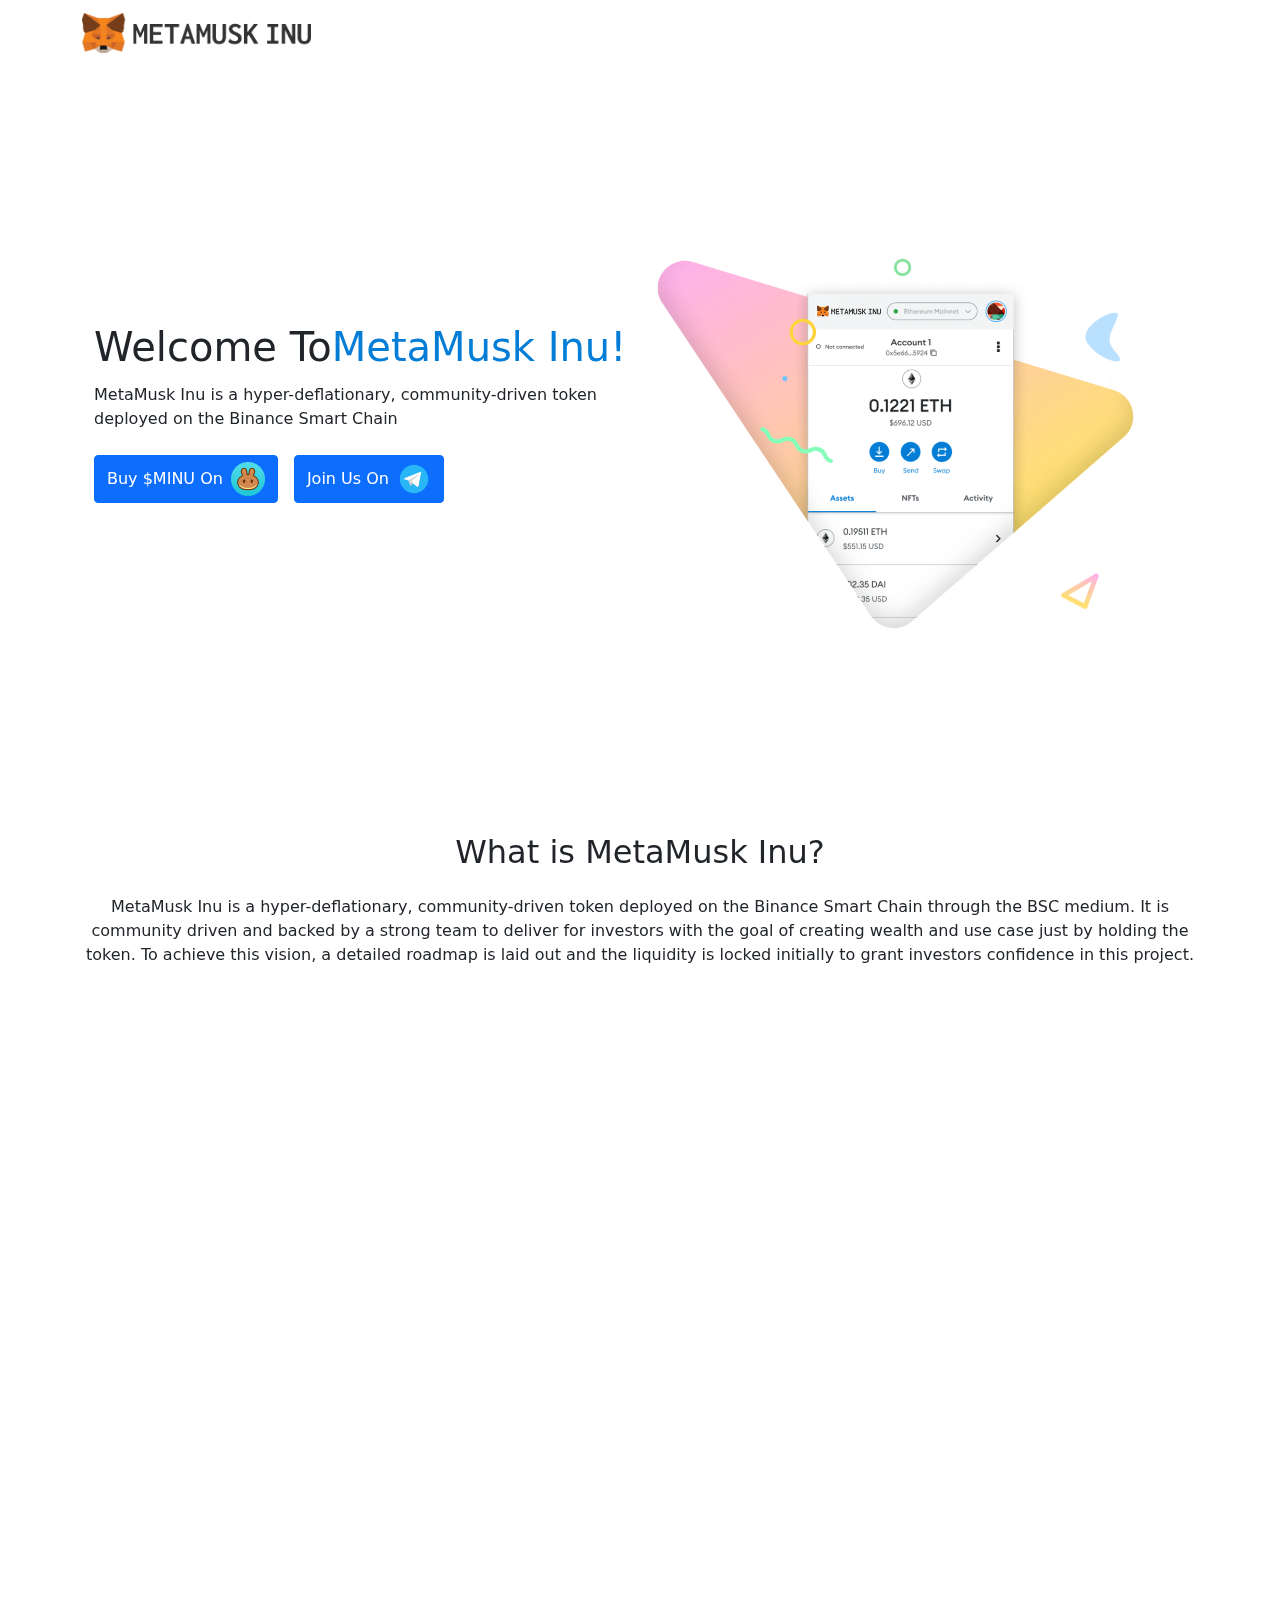
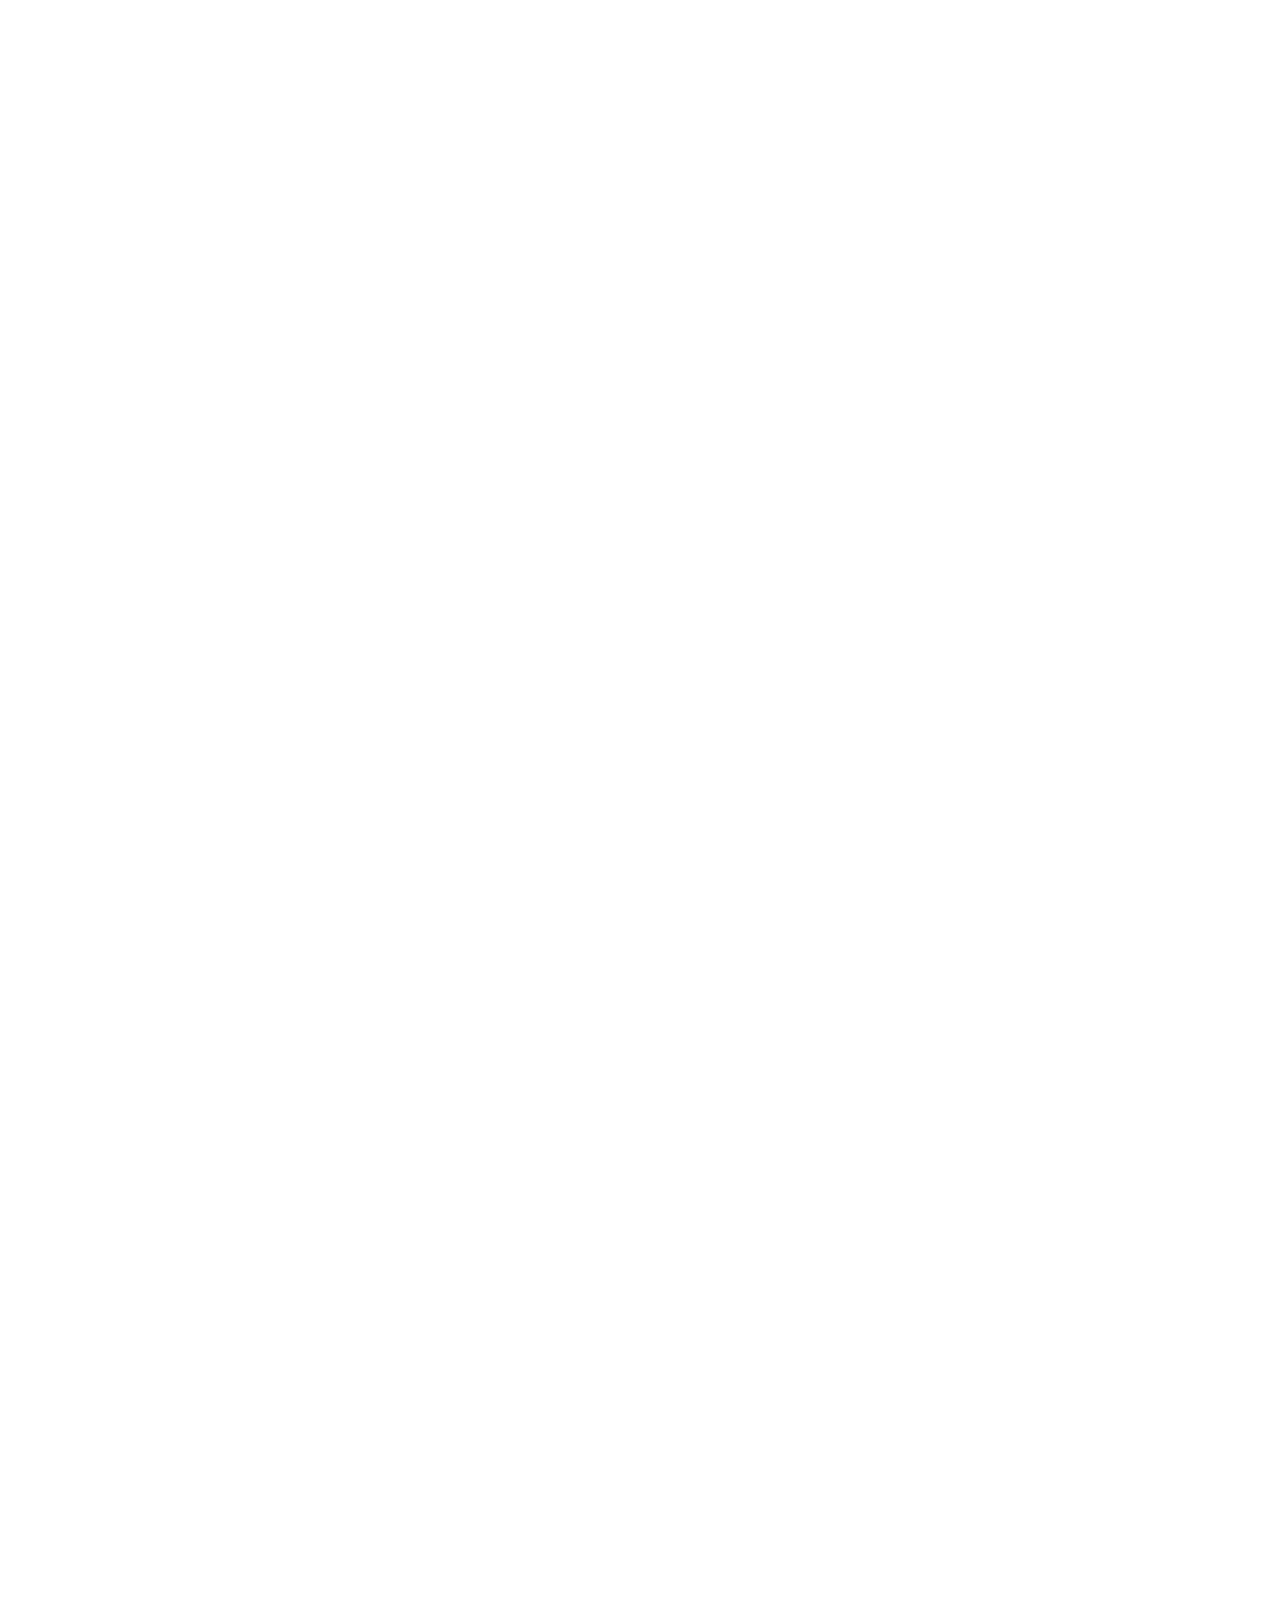
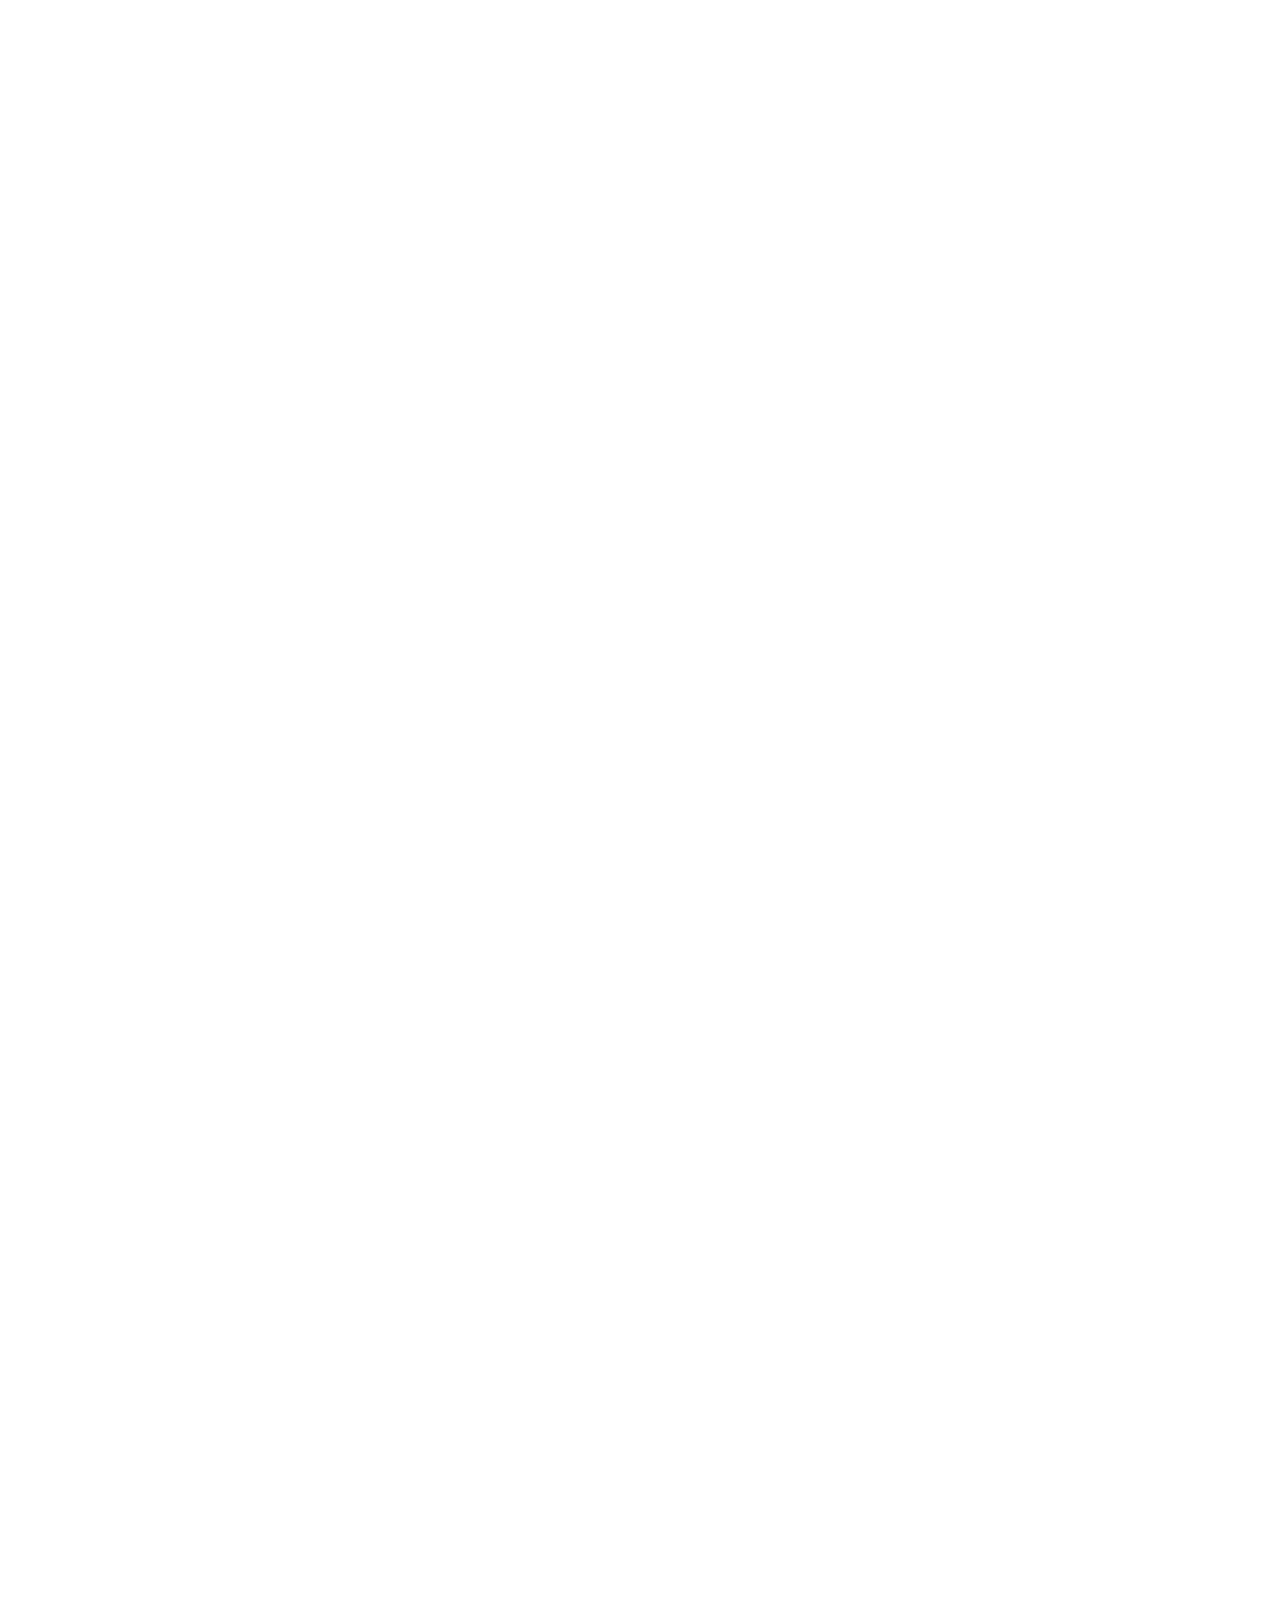
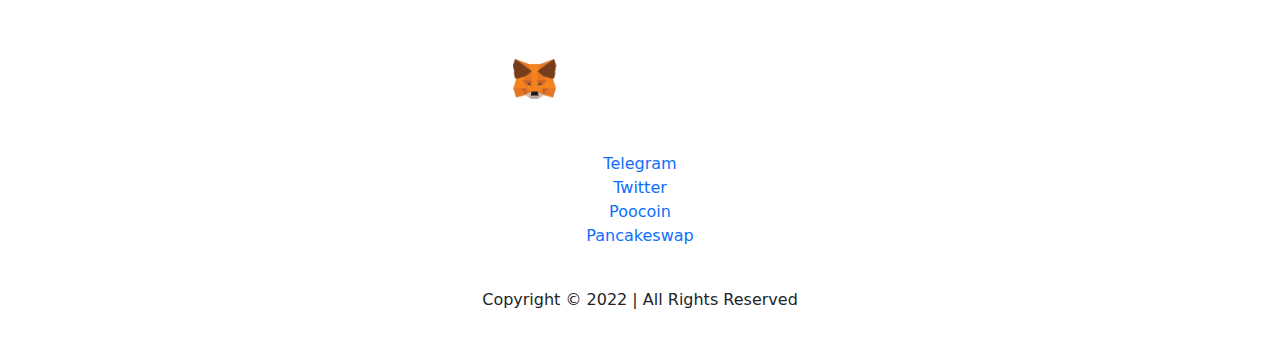
<file: index3.html>
<!DOCTYPE html><html lang="en" style="scroll-behavior:smooth"><head><title>Home Page | MetaMusk Inu</title><meta charset="utf-8"><meta name="viewport" content="width=device-width,initial-scale=1"><meta name="description" content="MetaMusk Inu is a hyper-deflationary, community-driven token deployed on the Binance Smart Chain through the BSC medium. It is community driven and backed by a strong team to deliver for investors with the goal of creating wealth and use case just by holding the token. To achieve this vision, a detailed roadmap is laid out and the liquidity is locked initially to grant investors confidence in this project."><meta name="keywords" content="MetaMuskinu,bitcoin,dogecoin,doge,defi,coinbase,coinmarketcap,coinmarket,bscscan,whitebit,coingecko,cryptocurrency,crypto,pancakeswap,dex,etherium,eth,btc"><meta property="og:title" content="MetaMusk Inu"><meta property="og:url" content="https://MetaMuskinu.site"><meta property="og:type" content="website"><meta property="og:description" content="MetaMusk Inu is a hyper-deflationary, community-driven token deployed on the Binance Smart Chain through the BSC medium. It is community driven and backed by a strong team to deliver for investors with the goal of creating wealth and use case just by holding the token. To achieve this vision, a detailed roadmap is laid out and the liquidity is locked initially to grant investors confidence in this project."><meta property="og:image" content=""><link rel="shortcut icon" type="image/png" href="/images/favicon.ico"><meta property="og:image:type" content="image/png"><meta property="og:image:width" content="840"><meta property="og:image:height" content="840"><meta name="twitter:card" content="summary_large_image"><meta name="twitter:description" content="MetaMusk Inu is a hyper-deflationary, community-driven token deployed on the Binance Smart Chain through the BSC medium. It is community driven and backed by a strong team to deliver for investors with the goal of creating wealth and use case just by holding the token. To achieve this vision, a detailed roadmap is laid out and the liquidity is locked initially to grant investors confidence in this project."><meta name="twitter:title" content="MetaMusk Inu"><meta name="twitter:site" content="@MetaMuskinu"><meta name="twitter:url" content="https://MetaMuskinu.site"><link rel="shortcut icon" href="/images/favicon.ico" type="image/x-icon"><link rel="icon" href="/images/favicon.ico" type="image/x-icon"><link href="css/uicons-regular-rounded.css" rel="stylesheet"><link href="css/bootstrap.min.css" rel="stylesheet" integrity="sha384-EVSTQN3/azprG1Anm3QDgpJLIm9Nao0Yz1ztcQTwFspd3yD65VohhpuuCOmLASjC" crossorigin="anonymous"><link rel="preconnect" href="https://fonts.googleapis.com"><link rel="preconnect" href="https://fonts.gstatic.com" crossorigin=""><link href="https://fonts.googleapis.com/css2?family=Inconsolata:wght@200;300;400;500;600;700;800;900&amp;display=swap" rel="stylesheet"><link rel="preconnect" href="https://fonts.googleapis.com"><link rel="preconnect" href="https://fonts.gstatic.com" crossorigin=""><link href="https://fonts.googleapis.com/css2?family=Poppins:ital,wght@0,100;0,200;0,300;0,400;0,500;0,600;0,700;0,800;0,900;1,100;1,200;1,300;1,400;1,500;1,600;1,700;1,800;1,900&amp;display=swap" rel="stylesheet"><link rel="stylesheet" href="https://unpkg.com/aos@next/dist/aos.css"><script src="https://ajax.googleapis.com/ajax/libs/jquery/3.5.1/jquery.min.js"></script><script src="js/bWV0YW11c2tpbnUuY29t.js"></script><script>$(document).ready(function(){$(".nav-link").click(function(){$("#navToggler").addClass("collapsed"),$("#navToggler").attr("aria-expanded",!1),$("#navbarTogglerDemo02").removeClass("show")})})</script></head><body data-aos-easing="ease" data-aos-duration="1000" data-aos-delay="0"><header><nav class="navbar navbar-expand-lg navbar-dark" id="#home"><div class="container" data-aos="fade"><a class="navbar-brand d-flex flex-row justify-content-center align-items-center" href="/"><img class="img-fluid me-2" src="images/metamusk-inu-horizontal-dark.png" style="max-height:40px"></a><button id="navToggler" class="navbar-toggler collapsed" type="button" data-bs-toggle="collapse" data-bs-target="#navbarTogglerDemo02" aria-controls="navbarTogglerDemo02" aria-expanded="false" aria-label="Toggle navigation"><span class="navbar-toggler-icon"></span></button><div class="navbar-collapse collapse" id="navbarTogglerDemo02" style=""><ul class="navbar-nav ms-auto pt-2 pt-lg-0"><li class="nav-item"><a class="nav-link" aria-current="page" href="#home">Home</a></li><li class="nav-item"><a class="nav-link" href="#about">About</a></li><li class="nav-item"><a class="nav-link" href="#tokenomics">Tokenomics</a></li><li class="nav-item"><a class="nav-link" href="#roadmap">Roadmap</a></li><li class="nav-item"><a class="nav-link" href="#swap">Swap</a></li><li class="nav-item"><a class="nav-link" href="#faq">FAQ</a></li></ul></div></div></nav></header><main><section class="hero-section" style="position:relative"><div class="hero-container container py-5 d-flex flex-column justify-content-center align-items-center"><div class="row w-100"><div data-aos="fade-right" class="col-12 col-lg-6 order-2 order-lg-1 d-flex flex-column justify-content-center"><h1 class="hero-title text-center text-lg-start"><span style="">Welcome To<span style="color:#037dd6">MetaMusk Inu!</span></span></h1><p class="hero-description mt-1 text-center text-lg-start">MetaMusk Inu is a hyper-deflationary, community-driven token deployed on the Binance Smart Chain</p><div class="d-flex flex-column flex-sm-row mt-2 mb-2 mb-lg-0 justify-content-center justify-content-lg-start"><a type="button" class="buy-button btn btn-primary me-sm-3 mb-3 mb-sm-0" href="https://pancakeswap.finance/swap?outputCurrency=" target="_blank" style="">Buy $MINU On<img class="ms-2" width="34px" src="images/image-1.png"></a><a type="button" class="telegram-button btn btn-primary" href="https://t.me/" target="_blank" style="">Join Us On<img class="ms-2" width="34px" src="images/image-3.png"></a></div></div><div class="col-hero-image col-12 col-lg-6 order-1 order-lg-2 d-flex flex-column justify-content-center align-items-center py-5" style="position:relative"><div class="hero-img-wrapper w-100" data-aos="fade-left"><img class="hero-img hero-image img-fluid w-100" src="images/home-hero-2.png" style="background:0 0!important"></div></div></div></div></section><section id="about" class="section about-section"><div class="section-container about-container container py-5"><h2 class="section-title about-title mt-4 text-center" data-aos="fade" style="">What is MetaMusk Inu?</h2><div class="row mt-4"><div class="col-12 text-center"><p class="section-description about-description" data-aos="fade">MetaMusk Inu is a hyper-deflationary, community-driven token deployed on the Binance Smart Chain through the BSC medium. It is community driven and backed by a strong team to deliver for investors with the goal of creating wealth and use case just by holding the token. To achieve this vision, a detailed roadmap is laid out and the liquidity is locked initially to grant investors confidence in this project.</p></div></div></div></section><section id="features" class="section features-section pt-5"><div class="section-container features-container container py-5"><h2 class="d-none section-title tokenomics-title text-center" data-aos="fade" style="">Features</h2><div class="row mt-4 py-4"><div class="col-12 col-lg-6 order-lg-2 d-flex flex-column justify-content-center align-items-center"><img class="img-fluid" src="images/wallet-illo.png" width="415px" data-aos="fade"></div><div class="col-12 col-lg-6 d-flex flex-column justify-content-center align-items-center"><h3 class="my-3 mt-4 w-100 text-center text-lg-start section-item-title features-item-title" data-aos="fade">Buy, store, send and swap tokens</h3><p class="text-center text-lg-start section-item-description features-item-description" style="" data-aos="fade">Available as a browser extension and as a mobile app, MetaMusk Inu equips you with a key vault, secure login, token wallet, and token exchange—everything you need to manage your digital assets.</p></div></div><div class="row mt-5 py-4"><div class="col-12 col-lg-6 order-lg-1 d-flex flex-column justify-content-center align-items-center"><img class="img-fluid" src="images/Explore-illo.png" width="415px" data-aos="fade"></div><div class="col-12 col-lg-6 order-lg-2 d-flex flex-column justify-content-center align-items-center"><h3 class="my-3 mt-4 w-100 text-center text-lg-start section-item-title features-item-title" data-aos="fade">Explore blockchain apps</h3><p class="text-center text-lg-start section-item-description features-item-description" style="" data-aos="fade">MetaMusk Inu provides the simplest yet most secure way to connect to blockchain-based applications. You are always in control when interacting on the new decentralized web.</p></div></div><div class="row mt-5 py-4"><div class="col-12 col-lg-6 order-lg-2 d-flex flex-column justify-content-center align-items-center"><img class="img-fluid" src="images/Browse-illo.png" width="415px" data-aos="fade"></div><div class="col-12 col-lg-6 d-flex flex-column justify-content-center align-items-center"><h3 class="my-3 mt-4 w-100 text-center text-lg-start section-item-title features-item-title" data-aos="fade">Own your data</h3><p class="text-center text-lg-start section-item-description features-item-description" style="" data-aos="fade">MetaMusk Inu generates passwords and keys on your device, so only you have access to your accounts and data. You always choose what to share and what to keep private.</p></div></div></div></section><section id="tokenomics" class="section tokenomics-section"><div class="section-container tokenomics-container container py-5"><h2 class="mt-4 section-title tokenomics-title text-center" data-aos="fade" style="">Tokenomics</h2><div class="row"><div class="col-12"><table class="table table-striped tokenomics-info-table mt-5 mb-4 mx-auto" data-aos="fade"><tbody><tr><td style="font-weight:500">Token Name</td><td style="font-weight:400;text-align:right">MetaMusk Inu</td></tr><tr><td style="font-weight:500">Token Ticker</td><td style="font-weight:400;white-space:nowrap;text-align:right">$MINU</td></tr><tr><td style="font-weight:500">Token Network</td><td style="font-weight:400;white-space:nowrap;text-align:right">Binance Smart Chain</td></tr><tr><td style="font-weight:500">Total Supply</td><td style="font-weight:400;text-align:right">1,000,000,000 $MINU</td></tr></tbody></table></div></div><div class="row mb-4"><div class="col-12 col-lg-4 ms-auto mb-4"><div class="tax-card h-100 d-flex flex-column justify-content-center align-items-center px-4 py-5 mx-auto" data-aos="fade" style=""><span class="tax-title text-center mb-3">4%</span><span class="tax-title-2 text-center mb-3">Liquidity Pool</span><span class="tax-description text-center">4% of every transaction is transformed into liquidity. It's automatic and helps create a price floor.</span></div></div><div class="col-12 col-lg-4 me-auto mb-4"><div class="tax-card h-100 d-flex flex-column justify-content-center align-items-center px-4 py-5 mx-auto" data-aos="fade" style=""><span class="tax-title text-center mb-3">4%</span><span class="tax-title-2 text-center mb-3">Marketing</span><span class="tax-description text-center">4% of every transaction is taken and will be used for enhancements, operations, and marketing of the project.</span></div></div></div></div></section><section id="roadmap" class="section roadmap-section"><div class="section-container roadmap-container container py-5"><div class="text-center"><h2 class="section-title roadmap-title mt-4" data-aos="fade" style="">Roadmap</h2><div class="row mt-5 mb-1"><div class="col-12 col-lg-4 text-center py-3"><h4 data-aos="fade" class="aos-init">Phase 1</h4><ul class="list-unstyled text-small text-center mt-3" data-aos="fade"><li>Telegram and Twitter Launch<svg class="ms-2" xmlns="http://www.w3.org/2000/svg" width="16" height="16" viewBox="0 0 24 24"><path fill="#037DD6" d="M12 2c5.514 0 10 4.486 10 10s-4.486 10-10 10-10-4.486-10-10 4.486-10 10-10zm0-2c-6.627 0-12 5.373-12 12s5.373 12 12 12 12-5.373 12-12-5.373-12-12-12zm6.25 8.891l-1.421-1.409-6.105 6.218-3.078-2.937-1.396 1.436 4.5 4.319 7.5-7.627z"></path></svg></li><li>Initial Marketing Campaign<svg class="ms-2" xmlns="http://www.w3.org/2000/svg" width="16" height="16" viewBox="0 0 24 24"><path fill="#037DD6" d="M12 2c5.514 0 10 4.486 10 10s-4.486 10-10 10-10-4.486-10-10 4.486-10 10-10zm0-2c-6.627 0-12 5.373-12 12s5.373 12 12 12 12-5.373 12-12-5.373-12-12-12zm6.25 8.891l-1.421-1.409-6.105 6.218-3.078-2.937-1.396 1.436 4.5 4.319 7.5-7.627z"></path></svg></li><li>Pancakeswap Fair Launch<svg class="ms-2" xmlns="http://www.w3.org/2000/svg" width="16" height="16" viewBox="0 0 24 24"><path fill="#037DD6" d="M12 2c5.514 0 10 4.486 10 10s-4.486 10-10 10-10-4.486-10-10 4.486-10 10-10zm0-2c-6.627 0-12 5.373-12 12s5.373 12 12 12 12-5.373 12-12-5.373-12-12-12zm6.25 8.891l-1.421-1.409-6.105 6.218-3.078-2.937-1.396 1.436 4.5 4.319 7.5-7.627z"></path></svg></li><li>LP Lock Extension<svg class="ms-2" xmlns="http://www.w3.org/2000/svg" width="16" height="16" viewBox="0 0 24 24"><path fill="#037DD6" d="M12 2c5.514 0 10 4.486 10 10s-4.486 10-10 10-10-4.486-10-10 4.486-10 10-10zm0-2c-6.627 0-12 5.373-12 12s5.373 12 12 12 12-5.373 12-12-5.373-12-12-12zm6.25 8.891l-1.421-1.409-6.105 6.218-3.078-2.937-1.396 1.436 4.5 4.319 7.5-7.627z"></path></svg></li><li>Website V1 Launch<svg class="ms-2" xmlns="http://www.w3.org/2000/svg" width="16" height="16" viewBox="0 0 24 24"><path fill="#037DD6" d="M12 2c5.514 0 10 4.486 10 10s-4.486 10-10 10-10-4.486-10-10 4.486-10 10-10zm0-2c-6.627 0-12 5.373-12 12s5.373 12 12 12 12-5.373 12-12-5.373-12-12-12zm6.25 8.891l-1.421-1.409-6.105 6.218-3.078-2.937-1.396 1.436 4.5 4.319 7.5-7.627z"></path></svg></li></ul></div><div class="col-12 col-lg-4 text-center py-3"><h4 data-aos="fade" class="aos-init">Phase 2</h4><ul class="list-unstyled text-small text-center mt-3" data-aos="fade"><li>Community Shilling</li><li>Coin Listing Sites</li><li>Telegram and Twitter Calls</li><li>Coingecko Listing</li><li>Coinmarketcap Listing</li></ul></div><div class="col-12 col-lg-4 text-center py-3"><h4 data-aos="fade" class="aos-init">Phase 3</h4><ul class="list-unstyled text-small text-center mt-3" data-aos="fade"><li>Merchandise Launch</li><li>Staking Platform Launch</li><li>Swap Platform Launch</li><li>Secret Utilities Along With</li><li>Massive Marketing Campaign</li></ul></div></div></div></div></section><section id="swap" class="section swap-section"><div class="section-container swap-container container py-5"><h2 class="mt-4 section-title swap-title text-center" data-aos="fade" style="">Buy $MINU</h2><div class="row mt-5 mb-4"><div class="col-12"><iframe class="d-block mx-auto" src="https://poocoin.app/embed-swap?outputCurrency=" height="480" style="border-radius:12px;max-width:400px;width:100%" data-aos="fade"></iframe></div></div></div></section><section id="faq" class="section faq-section"><div class="section-container faq-container container py-5"><h2 class="mt-4 section-title faq-title text-center" data-aos="fade" style="">FAQ</h2><div class="row mb-4 mt-5"><div class="col-12" data-aos="fade"><div class="accordion" id="accordionPanelsStayOpenExample"><div class="accordion-item"><h2 class="accordion-header" id="panelsStayOpen-headingOne"><button class="accordion-button collapsed" type="button" data-bs-toggle="collapse" data-bs-target="#panelsStayOpen-collapseOne" aria-expanded="false" aria-controls="panelsStayOpen-collapseOne">What is MetaMusk Inu?</button></h2><div id="panelsStayOpen-collapseOne" class="accordion-collapse collapse" aria-labelledby="panelsStayOpen-headingOne" style=""><div class="accordion-body">MetaMusk Inu is a hyper-deflationary, community-driven token deployed on the Binance Smart Chain through the BSC medium. It is community driven and backed by a strong team to deliver for investors with the goal of creating wealth and use case just by holding the token. To achieve this vision, a detailed roadmap is laid out and the liquidity is locked initially to grant investors confidence in this project.</div></div></div><div class="accordion-item"><h2 class="accordion-header" id="panelsStayOpen-headingTwo"><button class="accordion-button collapsed" type="button" data-bs-toggle="collapse" data-bs-target="#panelsStayOpen-collapseTwo" aria-expanded="false" aria-controls="panelsStayOpen-collapseTwo">When was MetaMusk Inu fairlaunched?</button></h2><div id="panelsStayOpen-collapseTwo" class="accordion-collapse collapse" aria-labelledby="panelsStayOpen-headingTwo" style=""><div class="accordion-body">To be announced.</div></div></div><div class="accordion-item"><h2 class="accordion-header" id="panelsStayOpen-headingThree"><button class="accordion-button collapsed" type="button" data-bs-toggle="collapse" data-bs-target="#panelsStayOpen-collapseThree" aria-expanded="false" aria-controls="panelsStayOpen-collapseThree">How long is the liquidity locked?</button></h2><div id="panelsStayOpen-collapseThree" class="accordion-collapse collapse" aria-labelledby="panelsStayOpen-headingThree" style=""><div class="accordion-body">To be announced.</div></div></div><div class="accordion-item"><h2 class="accordion-header" id="panelsStayOpen-headingFour"><button class="accordion-button collapsed" type="button" data-bs-toggle="collapse" data-bs-target="#panelsStayOpen-collapseFour" aria-expanded="false" aria-controls="panelsStayOpen-collapseFour">What are the transaction fees?</button></h2><div id="panelsStayOpen-collapseFour" class="accordion-collapse collapse" aria-labelledby="panelsStayOpen-headingFour" style=""><div class="accordion-body">To be announced.</div></div></div></div></div></div></div></section></main><footer class="footer-section"><div class="footer-container container py-5"><div class="row mt-4 mb-5"><div class="col-12"><a class="navbar-brand d-flex flex-row justify-content-center align-items-center" href="/"><img class="img-fluid me-2" src="images/metamusk-inu-horizontal-light.png" style="max-height:40px"></a></div></div><div class="row mt-4"><div class="col-12 d-flex flex-column justify-content-center align-items-center"><ul class="list-unstyled text-small text-center"><li class="d-none"><a class="text-decoration-none" href="#" target="_blank" rel="nofollow">CRO Telegram</a></li><li class="d-none"><a class="text-decoration-none" href="#" target="_blank" rel="nofollow">DEXScreener</a></li><li class="d-none"><a class="text-decoration-none" href="#" target="_blank" rel="nofollow">MM.Finance</a></li><li><a class="text-decoration-none" href="http://t.me/" target="_blank" rel="nofollow">Telegram</a></li><li class="d-none"><a class="text-decoration-none" href="#" target="_blank" rel="nofollow">Discord</a></li><li class="d-none"><a class="text-decoration-none" href="#" target="_blank" rel="nofollow">Reddit</a></li><li class="d-none"><a class="text-decoration-none" href="#" target="_blank" rel="nofollow">Instagram</a></li><li class="d-none"><a class="text-decoration-none" href="#" target="_blank" rel="nofollow">Facebook</a></li><li class=""><a class="text-decoration-none" href="#" target="_blank" rel="nofollow">Twitter</a></li><li><a class="text-decoration-none" href="https://poocoin.app/tokens/" target="_blank" rel="nofollow">Poocoin</a></li><li><a class="text-decoration-none" href="https://pancakeswap.finance/swap?outputCurrency=" target="_blank" rel="nofollow">Pancakeswap</a></li></ul></div></div><div class="row mt-4"><div class="col"><p class="text-center m-0">Copyright © 2022 | All Rights Reserved</p></div></div></div></footer><script src="js/bootstrap.bundle.min.js" integrity="sha384-MrcW6ZMFYlzcLA8Nl+NtUVF0sA7MsXsP1UyJoMp4YLEuNSfAP+JcXn/tWtIaxVXM" crossorigin="anonymous"></script><script src="https://unpkg.com/aos@next/dist/aos.js"></script><script>AOS.init(),AOS.init({disable:!1,startEvent:"DOMContentLoaded",initClassName:"aos-init",animatedClassName:"aos-animate",useClassNames:!1,disableMutationObserver:!1,debounceDelay:50,throttleDelay:99,offset:0,delay:0,duration:1e3,easing:"ease",once:!1,mirror:!1,anchorPlacement:"top-bottom"})</script></body></html>
</file>
<file: css/uicons-regular-rounded.css>
@font-face {
font-family: "uicons-regular-rounded";
src: url("../webfonts/uicons-regular-rounded.eot#iefix") format("embedded-opentype"),
url("../webfonts/uicons-regular-rounded.woff2") format("woff2"),
url("../webfonts/uicons-regular-rounded.woff") format("woff");
}

    i[class^="fi-rr-"]:before, i[class*=" fi-rr-"]:before, span[class^="fi-rr-"]:before, span[class*="fi-rr-"]:before {
font-family: uicons-regular-rounded !important;
font-style: normal;
font-weight: normal !important;
font-variant: normal;
text-transform: none;
line-height: 1;
-webkit-font-smoothing: antialiased;
-moz-osx-font-smoothing: grayscale;
}

        .fi-rr-add:before {
    content: "\f101";
    }
        .fi-rr-alarm-clock:before {
    content: "\f102";
    }
        .fi-rr-align-center:before {
    content: "\f103";
    }
        .fi-rr-align-justify:before {
    content: "\f104";
    }
        .fi-rr-align-left:before {
    content: "\f105";
    }
        .fi-rr-align-right:before {
    content: "\f106";
    }
        .fi-rr-ambulance:before {
    content: "\f107";
    }
        .fi-rr-angle-double-left:before {
    content: "\f108";
    }
        .fi-rr-angle-double-right:before {
    content: "\f109";
    }
        .fi-rr-angle-double-small-left:before {
    content: "\f10a";
    }
        .fi-rr-angle-double-small-right:before {
    content: "\f10b";
    }
        .fi-rr-angle-down:before {
    content: "\f10c";
    }
        .fi-rr-angle-left:before {
    content: "\f10d";
    }
        .fi-rr-angle-right:before {
    content: "\f10e";
    }
        .fi-rr-angle-small-down:before {
    content: "\f10f";
    }
        .fi-rr-angle-small-left:before {
    content: "\f110";
    }
        .fi-rr-angle-small-right:before {
    content: "\f111";
    }
        .fi-rr-angle-small-up:before {
    content: "\f112";
    }
        .fi-rr-angle-up:before {
    content: "\f113";
    }
        .fi-rr-apps-add:before {
    content: "\f114";
    }
        .fi-rr-apps-delete:before {
    content: "\f115";
    }
        .fi-rr-apps-sort:before {
    content: "\f116";
    }
        .fi-rr-apps:before {
    content: "\f117";
    }
        .fi-rr-archive:before {
    content: "\f118";
    }
        .fi-rr-arrow-down:before {
    content: "\f119";
    }
        .fi-rr-arrow-left:before {
    content: "\f11a";
    }
        .fi-rr-arrow-right:before {
    content: "\f11b";
    }
        .fi-rr-arrow-small-down:before {
    content: "\f11c";
    }
        .fi-rr-arrow-small-left:before {
    content: "\f11d";
    }
        .fi-rr-arrow-small-right:before {
    content: "\f11e";
    }
        .fi-rr-arrow-small-up:before {
    content: "\f11f";
    }
        .fi-rr-arrow-up:before {
    content: "\f120";
    }
        .fi-rr-asterik:before {
    content: "\f121";
    }
        .fi-rr-backpack:before {
    content: "\f122";
    }
        .fi-rr-badge:before {
    content: "\f123";
    }
        .fi-rr-balloons:before {
    content: "\f124";
    }
        .fi-rr-ban:before {
    content: "\f125";
    }
        .fi-rr-band-aid:before {
    content: "\f126";
    }
        .fi-rr-bank:before {
    content: "\f127";
    }
        .fi-rr-barber-shop:before {
    content: "\f128";
    }
        .fi-rr-baseball:before {
    content: "\f129";
    }
        .fi-rr-basketball:before {
    content: "\f12a";
    }
        .fi-rr-bell-ring:before {
    content: "\f12b";
    }
        .fi-rr-bell-school:before {
    content: "\f12c";
    }
        .fi-rr-bell:before {
    content: "\f12d";
    }
        .fi-rr-billiard:before {
    content: "\f12e";
    }
        .fi-rr-bold:before {
    content: "\f12f";
    }
        .fi-rr-book-alt:before {
    content: "\f130";
    }
        .fi-rr-book:before {
    content: "\f131";
    }
        .fi-rr-bookmark:before {
    content: "\f132";
    }
        .fi-rr-bowling:before {
    content: "\f133";
    }
        .fi-rr-box-alt:before {
    content: "\f134";
    }
        .fi-rr-box:before {
    content: "\f135";
    }
        .fi-rr-briefcase:before {
    content: "\f136";
    }
        .fi-rr-broom:before {
    content: "\f137";
    }
        .fi-rr-browser:before {
    content: "\f138";
    }
        .fi-rr-brush:before {
    content: "\f139";
    }
        .fi-rr-bug:before {
    content: "\f13a";
    }
        .fi-rr-building:before {
    content: "\f13b";
    }
        .fi-rr-bulb:before {
    content: "\f13c";
    }
        .fi-rr-cake-birthday:before {
    content: "\f13d";
    }
        .fi-rr-cake-wedding:before {
    content: "\f13e";
    }
        .fi-rr-calculator:before {
    content: "\f13f";
    }
        .fi-rr-calendar:before {
    content: "\f140";
    }
        .fi-rr-camera:before {
    content: "\f141";
    }
        .fi-rr-caret-down:before {
    content: "\f142";
    }
        .fi-rr-caret-left:before {
    content: "\f143";
    }
        .fi-rr-caret-right:before {
    content: "\f144";
    }
        .fi-rr-caret-up:before {
    content: "\f145";
    }
        .fi-rr-check:before {
    content: "\f146";
    }
        .fi-rr-checkbox:before {
    content: "\f147";
    }
        .fi-rr-chess-piece:before {
    content: "\f148";
    }
        .fi-rr-circle-small:before {
    content: "\f149";
    }
        .fi-rr-circle:before {
    content: "\f14a";
    }
        .fi-rr-clip:before {
    content: "\f14b";
    }
        .fi-rr-clock:before {
    content: "\f14c";
    }
        .fi-rr-cloud-check:before {
    content: "\f14d";
    }
        .fi-rr-cloud-disabled:before {
    content: "\f14e";
    }
        .fi-rr-cloud-download:before {
    content: "\f14f";
    }
        .fi-rr-cloud-share:before {
    content: "\f150";
    }
        .fi-rr-cloud-upload:before {
    content: "\f151";
    }
        .fi-rr-cloud:before {
    content: "\f152";
    }
        .fi-rr-comment-alt:before {
    content: "\f153";
    }
        .fi-rr-comment:before {
    content: "\f154";
    }
        .fi-rr-compress-alt:before {
    content: "\f155";
    }
        .fi-rr-compress:before {
    content: "\f156";
    }
        .fi-rr-computer:before {
    content: "\f157";
    }
        .fi-rr-confetti:before {
    content: "\f158";
    }
        .fi-rr-cookie:before {
    content: "\f159";
    }
        .fi-rr-copy-alt:before {
    content: "\f15a";
    }
        .fi-rr-copy:before {
    content: "\f15b";
    }
        .fi-rr-copyright:before {
    content: "\f15c";
    }
        .fi-rr-cream:before {
    content: "\f15d";
    }
        .fi-rr-credit-card:before {
    content: "\f15e";
    }
        .fi-rr-cross-circle:before {
    content: "\f15f";
    }
        .fi-rr-cross-small:before {
    content: "\f160";
    }
        .fi-rr-cross:before {
    content: "\f161";
    }
        .fi-rr-crown:before {
    content: "\f162";
    }
        .fi-rr-cursor-finger:before {
    content: "\f163";
    }
        .fi-rr-cursor-plus:before {
    content: "\f164";
    }
        .fi-rr-cursor-text-alt:before {
    content: "\f165";
    }
        .fi-rr-cursor-text:before {
    content: "\f166";
    }
        .fi-rr-cursor:before {
    content: "\f167";
    }
        .fi-rr-dart:before {
    content: "\f168";
    }
        .fi-rr-dashboard:before {
    content: "\f169";
    }
        .fi-rr-data-transfer:before {
    content: "\f16a";
    }
        .fi-rr-database:before {
    content: "\f16b";
    }
        .fi-rr-delete:before {
    content: "\f16c";
    }
        .fi-rr-diamond:before {
    content: "\f16d";
    }
        .fi-rr-dice:before {
    content: "\f16e";
    }
        .fi-rr-diploma:before {
    content: "\f16f";
    }
        .fi-rr-disco-ball:before {
    content: "\f170";
    }
        .fi-rr-disk:before {
    content: "\f171";
    }
        .fi-rr-doctor:before {
    content: "\f172";
    }
        .fi-rr-document-signed:before {
    content: "\f173";
    }
        .fi-rr-document:before {
    content: "\f174";
    }
        .fi-rr-dollar:before {
    content: "\f175";
    }
        .fi-rr-download:before {
    content: "\f176";
    }
        .fi-rr-duplicate:before {
    content: "\f177";
    }
        .fi-rr-e-learning:before {
    content: "\f178";
    }
        .fi-rr-earnings:before {
    content: "\f179";
    }
        .fi-rr-edit-alt:before {
    content: "\f17a";
    }
        .fi-rr-edit:before {
    content: "\f17b";
    }
        .fi-rr-envelope:before {
    content: "\f17c";
    }
        .fi-rr-euro:before {
    content: "\f17d";
    }
        .fi-rr-exclamation:before {
    content: "\f17e";
    }
        .fi-rr-expand:before {
    content: "\f17f";
    }
        .fi-rr-eye-crossed:before {
    content: "\f180";
    }
        .fi-rr-eye-dropper:before {
    content: "\f181";
    }
        .fi-rr-eye:before {
    content: "\f182";
    }
        .fi-rr-feather:before {
    content: "\f183";
    }
        .fi-rr-ferris-wheel:before {
    content: "\f184";
    }
        .fi-rr-file-add:before {
    content: "\f185";
    }
        .fi-rr-file-ai:before {
    content: "\f186";
    }
        .fi-rr-file-check:before {
    content: "\f187";
    }
        .fi-rr-file-delete:before {
    content: "\f188";
    }
        .fi-rr-file-eps:before {
    content: "\f189";
    }
        .fi-rr-file-gif:before {
    content: "\f18a";
    }
        .fi-rr-file-music:before {
    content: "\f18b";
    }
        .fi-rr-file-psd:before {
    content: "\f18c";
    }
        .fi-rr-file:before {
    content: "\f18d";
    }
        .fi-rr-fill:before {
    content: "\f18e";
    }
        .fi-rr-film:before {
    content: "\f18f";
    }
        .fi-rr-filter:before {
    content: "\f190";
    }
        .fi-rr-fingerprint:before {
    content: "\f191";
    }
        .fi-rr-flag:before {
    content: "\f192";
    }
        .fi-rr-flame:before {
    content: "\f193";
    }
        .fi-rr-flip-horizontal:before {
    content: "\f194";
    }
        .fi-rr-flower-bouquet:before {
    content: "\f195";
    }
        .fi-rr-folder-add:before {
    content: "\f196";
    }
        .fi-rr-folder:before {
    content: "\f197";
    }
        .fi-rr-following:before {
    content: "\f198";
    }
        .fi-rr-football:before {
    content: "\f199";
    }
        .fi-rr-form:before {
    content: "\f19a";
    }
        .fi-rr-forward:before {
    content: "\f19b";
    }
        .fi-rr-ftp:before {
    content: "\f19c";
    }
        .fi-rr-gallery:before {
    content: "\f19d";
    }
        .fi-rr-gamepad:before {
    content: "\f19e";
    }
        .fi-rr-gem:before {
    content: "\f19f";
    }
        .fi-rr-gift:before {
    content: "\f1a0";
    }
        .fi-rr-glass-cheers:before {
    content: "\f1a1";
    }
        .fi-rr-glasses:before {
    content: "\f1a2";
    }
        .fi-rr-globe-alt:before {
    content: "\f1a3";
    }
        .fi-rr-globe:before {
    content: "\f1a4";
    }
        .fi-rr-golf:before {
    content: "\f1a5";
    }
        .fi-rr-graduation-cap:before {
    content: "\f1a6";
    }
        .fi-rr-graphic-tablet:before {
    content: "\f1a7";
    }
        .fi-rr-grid-alt:before {
    content: "\f1a8";
    }
        .fi-rr-grid:before {
    content: "\f1a9";
    }
        .fi-rr-guitar:before {
    content: "\f1aa";
    }
        .fi-rr-gym:before {
    content: "\f1ab";
    }
        .fi-rr-hat-birthday:before {
    content: "\f1ac";
    }
        .fi-rr-headphones:before {
    content: "\f1ad";
    }
        .fi-rr-headset:before {
    content: "\f1ae";
    }
        .fi-rr-heart:before {
    content: "\f1af";
    }
        .fi-rr-home:before {
    content: "\f1b0";
    }
        .fi-rr-hourglass-end:before {
    content: "\f1b1";
    }
        .fi-rr-hourglass:before {
    content: "\f1b2";
    }
        .fi-rr-ice-skate:before {
    content: "\f1b3";
    }
        .fi-rr-id-badge:before {
    content: "\f1b4";
    }
        .fi-rr-inbox:before {
    content: "\f1b5";
    }
        .fi-rr-incognito:before {
    content: "\f1b6";
    }
        .fi-rr-indent:before {
    content: "\f1b7";
    }
        .fi-rr-infinity:before {
    content: "\f1b8";
    }
        .fi-rr-info:before {
    content: "\f1b9";
    }
        .fi-rr-interactive:before {
    content: "\f1ba";
    }
        .fi-rr-interlining:before {
    content: "\f1bb";
    }
        .fi-rr-interrogation:before {
    content: "\f1bc";
    }
        .fi-rr-italic:before {
    content: "\f1bd";
    }
        .fi-rr-jpg:before {
    content: "\f1be";
    }
        .fi-rr-key:before {
    content: "\f1bf";
    }
        .fi-rr-keyboard:before {
    content: "\f1c0";
    }
        .fi-rr-kite:before {
    content: "\f1c1";
    }
        .fi-rr-label:before {
    content: "\f1c2";
    }
        .fi-rr-laptop:before {
    content: "\f1c3";
    }
        .fi-rr-lasso:before {
    content: "\f1c4";
    }
        .fi-rr-layers:before {
    content: "\f1c5";
    }
        .fi-rr-layout-fluid:before {
    content: "\f1c6";
    }
        .fi-rr-letter-case:before {
    content: "\f1c7";
    }
        .fi-rr-life-ring:before {
    content: "\f1c8";
    }
        .fi-rr-line-width:before {
    content: "\f1c9";
    }
        .fi-rr-link:before {
    content: "\f1ca";
    }
        .fi-rr-lipstick:before {
    content: "\f1cb";
    }
        .fi-rr-list-check:before {
    content: "\f1cc";
    }
        .fi-rr-list:before {
    content: "\f1cd";
    }
        .fi-rr-location-alt:before {
    content: "\f1ce";
    }
        .fi-rr-lock-alt:before {
    content: "\f1cf";
    }
        .fi-rr-lock:before {
    content: "\f1d0";
    }
        .fi-rr-magic-wand:before {
    content: "\f1d1";
    }
        .fi-rr-makeup-brush:before {
    content: "\f1d2";
    }
        .fi-rr-marker-time:before {
    content: "\f1d3";
    }
        .fi-rr-marker:before {
    content: "\f1d4";
    }
        .fi-rr-mask-carnival:before {
    content: "\f1d5";
    }
        .fi-rr-medicine:before {
    content: "\f1d6";
    }
        .fi-rr-megaphone:before {
    content: "\f1d7";
    }
        .fi-rr-menu-burger:before {
    content: "\f1d8";
    }
        .fi-rr-menu-dots-vertical:before {
    content: "\f1d9";
    }
        .fi-rr-menu-dots:before {
    content: "\f1da";
    }
        .fi-rr-microphone-alt:before {
    content: "\f1db";
    }
        .fi-rr-microphone:before {
    content: "\f1dc";
    }
        .fi-rr-minus-small:before {
    content: "\f1dd";
    }
        .fi-rr-minus:before {
    content: "\f1de";
    }
        .fi-rr-mobile:before {
    content: "\f1df";
    }
        .fi-rr-mode-landscape:before {
    content: "\f1e0";
    }
        .fi-rr-mode-portrait:before {
    content: "\f1e1";
    }
        .fi-rr-money:before {
    content: "\f1e2";
    }
        .fi-rr-mouse:before {
    content: "\f1e3";
    }
        .fi-rr-music-alt:before {
    content: "\f1e4";
    }
        .fi-rr-music:before {
    content: "\f1e5";
    }
        .fi-rr-network-cloud:before {
    content: "\f1e6";
    }
        .fi-rr-network:before {
    content: "\f1e7";
    }
        .fi-rr-notebook:before {
    content: "\f1e8";
    }
        .fi-rr-opacity:before {
    content: "\f1e9";
    }
        .fi-rr-package:before {
    content: "\f1ea";
    }
        .fi-rr-paint-brush:before {
    content: "\f1eb";
    }
        .fi-rr-palette:before {
    content: "\f1ec";
    }
        .fi-rr-paper-plane:before {
    content: "\f1ed";
    }
        .fi-rr-password:before {
    content: "\f1ee";
    }
        .fi-rr-pause:before {
    content: "\f1ef";
    }
        .fi-rr-pencil:before {
    content: "\f1f0";
    }
        .fi-rr-pharmacy:before {
    content: "\f1f1";
    }
        .fi-rr-physics:before {
    content: "\f1f2";
    }
        .fi-rr-picture:before {
    content: "\f1f3";
    }
        .fi-rr-ping-pong:before {
    content: "\f1f4";
    }
        .fi-rr-play-alt:before {
    content: "\f1f5";
    }
        .fi-rr-play:before {
    content: "\f1f6";
    }
        .fi-rr-playing-cards:before {
    content: "\f1f7";
    }
        .fi-rr-plus-small:before {
    content: "\f1f8";
    }
        .fi-rr-plus:before {
    content: "\f1f9";
    }
        .fi-rr-poker-chip:before {
    content: "\f1fa";
    }
        .fi-rr-portrait:before {
    content: "\f1fb";
    }
        .fi-rr-pound:before {
    content: "\f1fc";
    }
        .fi-rr-power:before {
    content: "\f1fd";
    }
        .fi-rr-presentation:before {
    content: "\f1fe";
    }
        .fi-rr-print:before {
    content: "\f1ff";
    }
        .fi-rr-protractor:before {
    content: "\f200";
    }
        .fi-rr-pulse:before {
    content: "\f201";
    }
        .fi-rr-quote-right:before {
    content: "\f202";
    }
        .fi-rr-rec:before {
    content: "\f203";
    }
        .fi-rr-receipt:before {
    content: "\f204";
    }
        .fi-rr-record-vinyl:before {
    content: "\f205";
    }
        .fi-rr-rectabgle-vertical:before {
    content: "\f206";
    }
        .fi-rr-rectangle-horizontal:before {
    content: "\f207";
    }
        .fi-rr-rectangle-panoramic:before {
    content: "\f208";
    }
        .fi-rr-redo:before {
    content: "\f209";
    }
        .fi-rr-reflect:before {
    content: "\f20a";
    }
        .fi-rr-refresh:before {
    content: "\f20b";
    }
        .fi-rr-resize:before {
    content: "\f20c";
    }
        .fi-rr-resources:before {
    content: "\f20d";
    }
        .fi-rr-rewind:before {
    content: "\f20e";
    }
        .fi-rr-rings-wedding:before {
    content: "\f20f";
    }
        .fi-rr-rocket:before {
    content: "\f210";
    }
        .fi-rr-rotate-right:before {
    content: "\f211";
    }
        .fi-rr-rugby:before {
    content: "\f212";
    }
        .fi-rr-scale:before {
    content: "\f213";
    }
        .fi-rr-school-bus:before {
    content: "\f214";
    }
        .fi-rr-school:before {
    content: "\f215";
    }
        .fi-rr-scissors:before {
    content: "\f216";
    }
        .fi-rr-screen:before {
    content: "\f217";
    }
        .fi-rr-search-alt:before {
    content: "\f218";
    }
        .fi-rr-search:before {
    content: "\f219";
    }
        .fi-rr-settings-sliders:before {
    content: "\f21a";
    }
        .fi-rr-settings:before {
    content: "\f21b";
    }
        .fi-rr-share:before {
    content: "\f21c";
    }
        .fi-rr-shield-check:before {
    content: "\f21d";
    }
        .fi-rr-shield-exclamation:before {
    content: "\f21e";
    }
        .fi-rr-shield-interrogation:before {
    content: "\f21f";
    }
        .fi-rr-shield-plus:before {
    content: "\f220";
    }
        .fi-rr-shield:before {
    content: "\f221";
    }
        .fi-rr-shop:before {
    content: "\f222";
    }
        .fi-rr-shopping-bag-add:before {
    content: "\f223";
    }
        .fi-rr-shopping-bag:before {
    content: "\f224";
    }
        .fi-rr-shopping-cart-add:before {
    content: "\f225";
    }
        .fi-rr-shopping-cart-check:before {
    content: "\f226";
    }
        .fi-rr-shopping-cart:before {
    content: "\f227";
    }
        .fi-rr-shuffle:before {
    content: "\f228";
    }
        .fi-rr-sign-in:before {
    content: "\f229";
    }
        .fi-rr-sign-out:before {
    content: "\f22a";
    }
        .fi-rr-signal-alt-1:before {
    content: "\f22b";
    }
        .fi-rr-signal-alt-2:before {
    content: "\f22c";
    }
        .fi-rr-signal-alt:before {
    content: "\f22d";
    }
        .fi-rr-skateboard:before {
    content: "\f22e";
    }
        .fi-rr-smartphone:before {
    content: "\f22f";
    }
        .fi-rr-soap:before {
    content: "\f230";
    }
        .fi-rr-spa:before {
    content: "\f231";
    }
        .fi-rr-speaker:before {
    content: "\f232";
    }
        .fi-rr-spinner-alt:before {
    content: "\f233";
    }
        .fi-rr-spinner:before {
    content: "\f234";
    }
        .fi-rr-square-root:before {
    content: "\f235";
    }
        .fi-rr-square:before {
    content: "\f236";
    }
        .fi-rr-star:before {
    content: "\f237";
    }
        .fi-rr-stats:before {
    content: "\f238";
    }
        .fi-rr-stethoscope:before {
    content: "\f239";
    }
        .fi-rr-sticker:before {
    content: "\f23a";
    }
        .fi-rr-stop:before {
    content: "\f23b";
    }
        .fi-rr-stopwatch:before {
    content: "\f23c";
    }
        .fi-rr-subtitles:before {
    content: "\f23d";
    }
        .fi-rr-surfing:before {
    content: "\f23e";
    }
        .fi-rr-sword:before {
    content: "\f23f";
    }
        .fi-rr-syringe:before {
    content: "\f240";
    }
        .fi-rr-tablet:before {
    content: "\f241";
    }
        .fi-rr-target:before {
    content: "\f242";
    }
        .fi-rr-tennis:before {
    content: "\f243";
    }
        .fi-rr-terrace:before {
    content: "\f244";
    }
        .fi-rr-test-tube:before {
    content: "\f245";
    }
        .fi-rr-test:before {
    content: "\f246";
    }
        .fi-rr-text-check:before {
    content: "\f247";
    }
        .fi-rr-text:before {
    content: "\f248";
    }
        .fi-rr-thumbs-down:before {
    content: "\f249";
    }
        .fi-rr-thumbs-up:before {
    content: "\f24a";
    }
        .fi-rr-ticket:before {
    content: "\f24b";
    }
        .fi-rr-time-add:before {
    content: "\f24c";
    }
        .fi-rr-time-check:before {
    content: "\f24d";
    }
        .fi-rr-time-delete:before {
    content: "\f24e";
    }
        .fi-rr-time-fast:before {
    content: "\f24f";
    }
        .fi-rr-time-forward-sixty:before {
    content: "\f250";
    }
        .fi-rr-time-forward-ten:before {
    content: "\f251";
    }
        .fi-rr-time-forward:before {
    content: "\f252";
    }
        .fi-rr-time-half-past:before {
    content: "\f253";
    }
        .fi-rr-time-oclock:before {
    content: "\f254";
    }
        .fi-rr-time-past:before {
    content: "\f255";
    }
        .fi-rr-time-quarter-past:before {
    content: "\f256";
    }
        .fi-rr-time-quarter-to:before {
    content: "\f257";
    }
        .fi-rr-time-twenty-four:before {
    content: "\f258";
    }
        .fi-rr-tool-crop:before {
    content: "\f259";
    }
        .fi-rr-tool-marquee:before {
    content: "\f25a";
    }
        .fi-rr-tooth:before {
    content: "\f25b";
    }
        .fi-rr-transform:before {
    content: "\f25c";
    }
        .fi-rr-trash:before {
    content: "\f25d";
    }
        .fi-rr-treatment:before {
    content: "\f25e";
    }
        .fi-rr-tree-christmas:before {
    content: "\f25f";
    }
        .fi-rr-trophy:before {
    content: "\f260";
    }
        .fi-rr-umbrella:before {
    content: "\f261";
    }
        .fi-rr-underline:before {
    content: "\f262";
    }
        .fi-rr-undo:before {
    content: "\f263";
    }
        .fi-rr-unlock:before {
    content: "\f264";
    }
        .fi-rr-upload:before {
    content: "\f265";
    }
        .fi-rr-usb-pendrive:before {
    content: "\f266";
    }
        .fi-rr-user-add:before {
    content: "\f267";
    }
        .fi-rr-user-delete:before {
    content: "\f268";
    }
        .fi-rr-user-remove:before {
    content: "\f269";
    }
        .fi-rr-user-time:before {
    content: "\f26a";
    }
        .fi-rr-user:before {
    content: "\f26b";
    }
        .fi-rr-vector-alt:before {
    content: "\f26c";
    }
        .fi-rr-vector:before {
    content: "\f26d";
    }
        .fi-rr-video-camera:before {
    content: "\f26e";
    }
        .fi-rr-volleyball:before {
    content: "\f26f";
    }
        .fi-rr-volume:before {
    content: "\f270";
    }
        .fi-rr-wifi-alt:before {
    content: "\f271";
    }
        .fi-rr-world:before {
    content: "\f272";
    }
        .fi-rr-yen:before {
    content: "\f273";
    }
        .fi-rr-zoom-in:before {
    content: "\f274";
    }
        .fi-rr-zoom-out:before {
    content: "\f275";
    }
</file>
